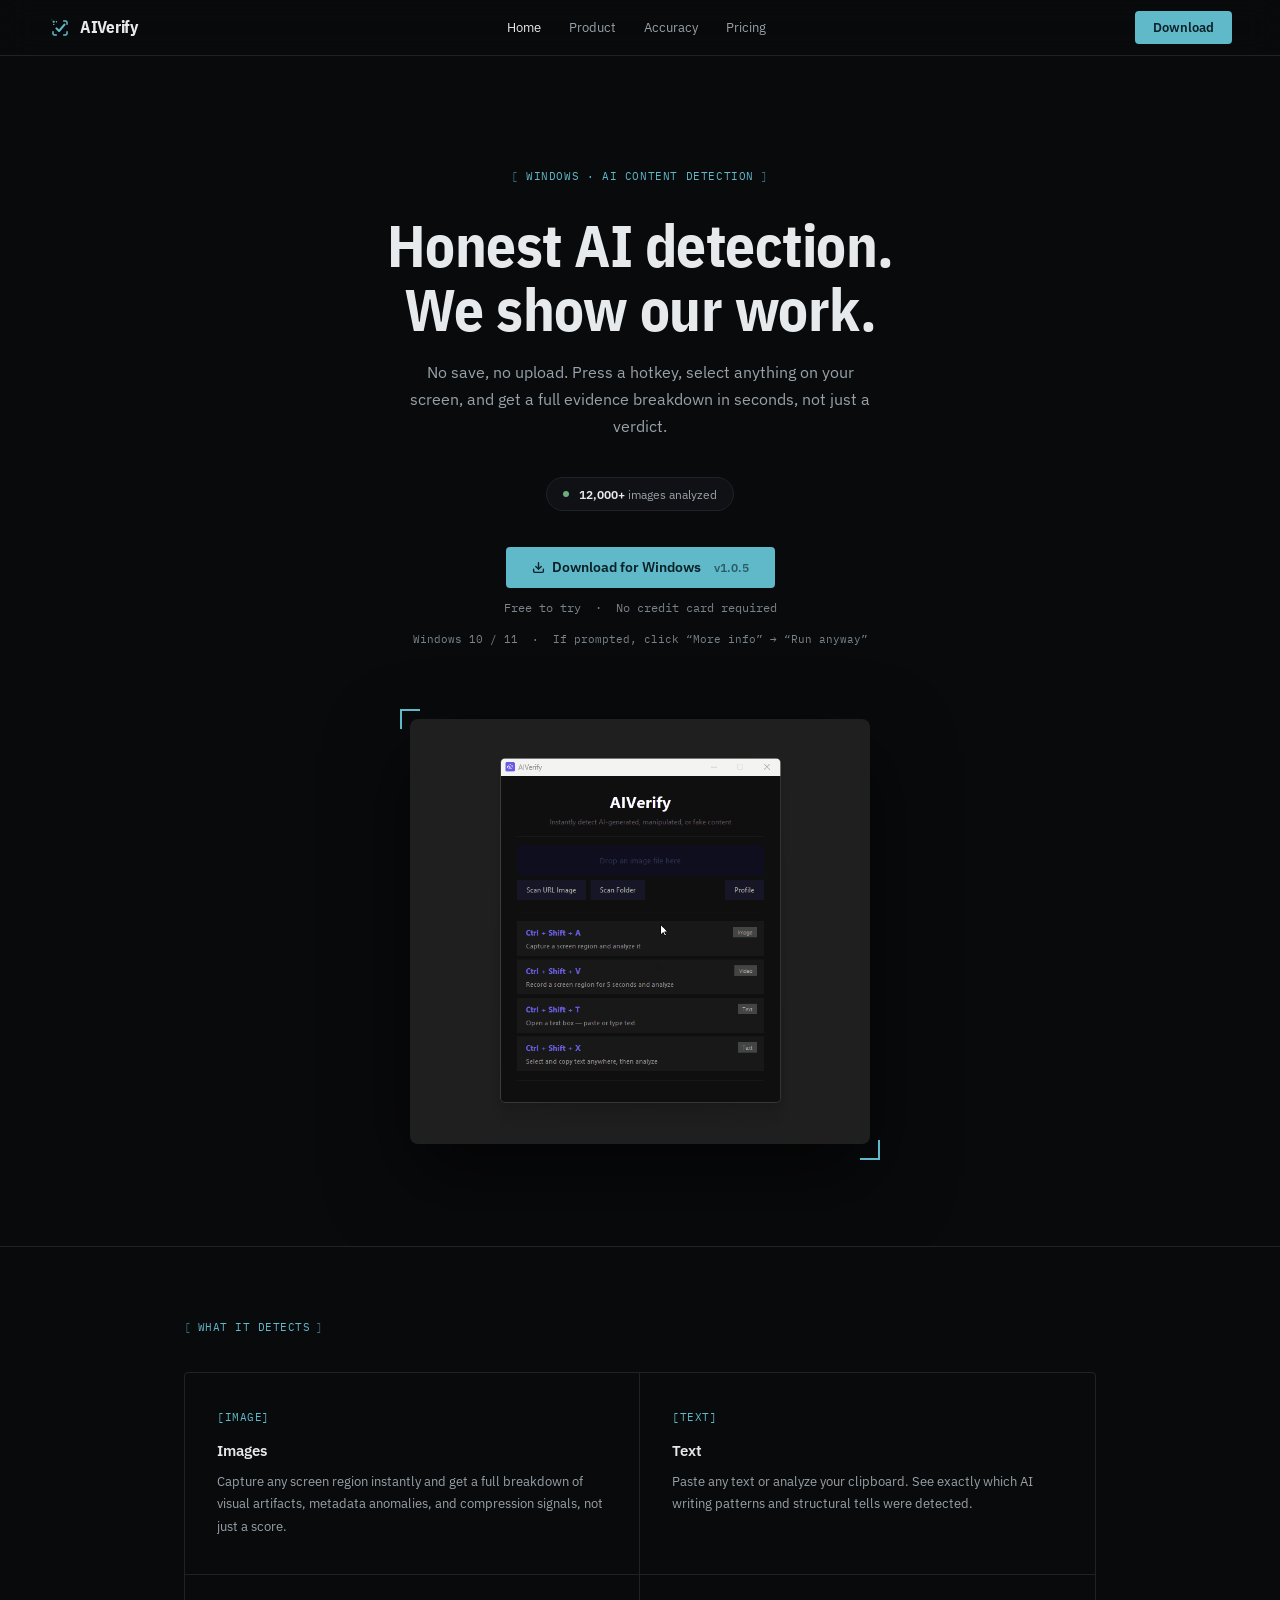
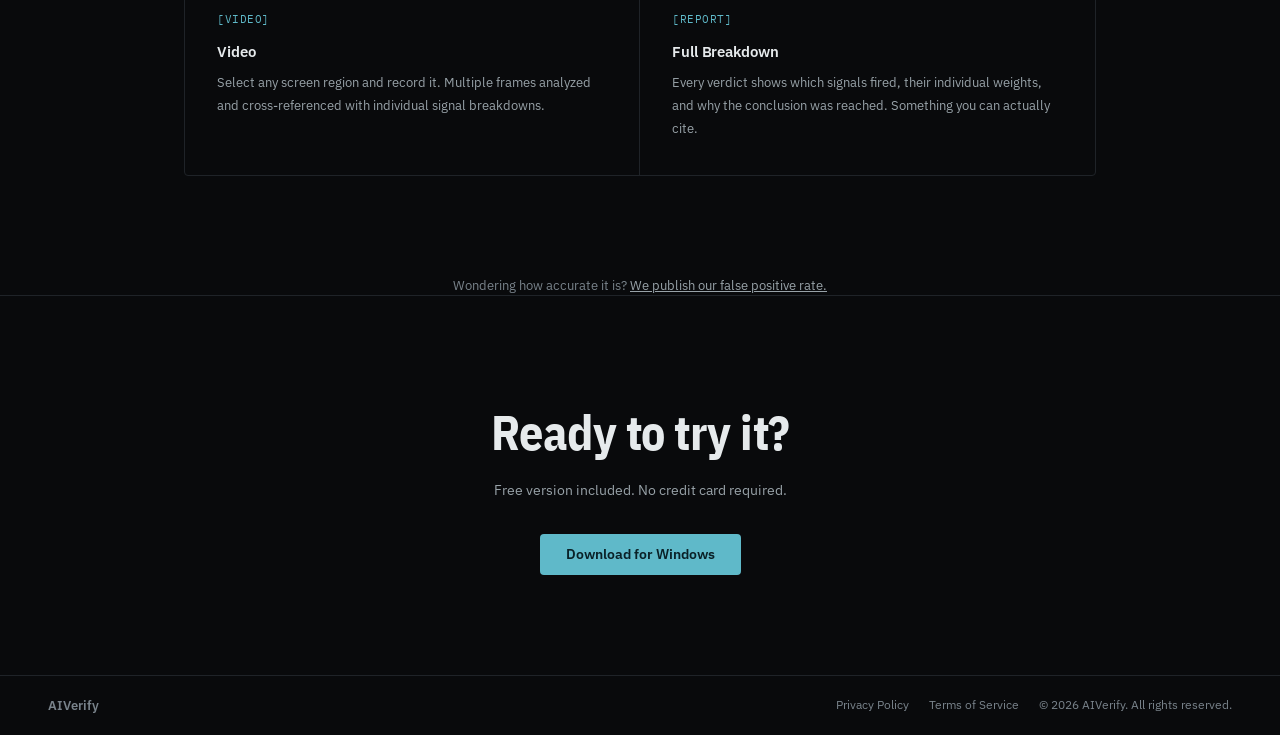
<file: index.html>
<!DOCTYPE html>
<html lang="en">
<head>
  <meta charset="UTF-8">
  <meta name="viewport" content="width=device-width, initial-scale=1.0">
  <title>AIVerify &middot; AI Content Detection</title>
  <meta name="description" content="Instantly detect AI-generated, manipulated, or fake images, text, and video, straight from your screen.">
  <link rel="icon" type="image/svg+xml" href="logo.svg">
  <link rel="icon" type="image/png" sizes="256x256" href="logo.png">
  <link rel="apple-touch-icon" href="logo.png">
  <link rel="preconnect" href="https://fonts.googleapis.com">
  <link rel="preconnect" href="https://fonts.gstatic.com" crossorigin>
  <link href="https://fonts.googleapis.com/css2?family=IBM+Plex+Mono:wght@400;500;600&family=IBM+Plex+Sans+Condensed:wght@600;700&family=IBM+Plex+Sans:wght@400;500;600;700&display=swap" rel="stylesheet">
  <link rel="stylesheet" href="theme.css">
  <style>
    *, *::before, *::after { margin: 0; padding: 0; box-sizing: border-box; }

    :root {
      --font:    'IBM Plex Sans', -apple-system, BlinkMacSystemFont, sans-serif;
      --display: 'IBM Plex Sans Condensed', 'IBM Plex Sans', sans-serif;
      --mono:    'IBM Plex Mono', ui-monospace, 'Cascadia Code', monospace;
    }

    html { scroll-behavior: smooth; }

    body {
      font-family: var(--font);
      background: var(--bg);
      color: var(--text);
      line-height: 1.5;
      -webkit-font-smoothing: antialiased;
    }

    nav {
      position: sticky;
      top: 0;
      z-index: 100;
      display: flex;
      align-items: center;
      justify-content: space-between;
      padding: 0 48px;
      height: 56px;
      border-bottom: 1px solid var(--border);
      background: var(--nav-backdrop);
      backdrop-filter: blur(16px);
      -webkit-backdrop-filter: blur(16px);
    }

    .logo { display: flex; align-items: center; gap: 8px; text-decoration: none; }
    .logo img { height: 24px; width: auto; }
    .logo span { font-family: var(--display); font-size: 1.05rem; font-weight: 700; letter-spacing: -0.3px; color: var(--text); }

    .nav-toggle { display: none; }
    .nav-burger { display: none; }

    .nav-actions { display: flex; align-items: center; gap: 16px; }

    .nav-links {
      display: flex;
      align-items: center;
      gap: 28px;
    }

    .nav-links a {
      font-size: 0.82rem;
      color: var(--text-muted);
      text-decoration: none;
      transition: color 0.12s;
    }
    .nav-links a:hover, .nav-links a.active { color: var(--text); }

    .btn {
      display: inline-flex;
      align-items: center;
      gap: 7px;
      text-decoration: none;
      padding: 7px 18px;
      border-radius: 4px;
      font-size: 0.82rem;
      font-weight: 600;
      transition: opacity 0.12s;
      white-space: nowrap;
    }
    .btn-primary { background: var(--accent); color: var(--on-accent); }
    .btn-primary:hover { background: var(--accent-hover); }
    .btn-lg { padding: 10px 26px; font-size: 0.88rem; }

    .hero {
      position: relative;
      padding: 112px 48px 96px;
      text-align: center;
      overflow: hidden;
    }

    .hero-inner { position: relative; z-index: 1; max-width: 620px; margin: 0 auto; }

    @keyframes rise-in {
      from { opacity: 0; transform: translateY(14px); }
      to   { opacity: 1; transform: none; }
    }
    .hero-inner > * { animation: rise-in 0.6s ease both; }
    .hero-inner > *:nth-child(1) { animation-delay: 0s; }
    .hero-inner > *:nth-child(2) { animation-delay: .05s; }
    .hero-inner > *:nth-child(3) { animation-delay: .1s; }
    .hero-inner > *:nth-child(4) { animation-delay: .15s; }
    .hero-inner > *:nth-child(5) { animation-delay: .2s; }
    .hero-inner > *:nth-child(6) { animation-delay: .25s; }
    .hero-inner > *:nth-child(7) { animation-delay: .3s; }
    @media (prefers-reduced-motion: reduce) {
      .hero-inner > * { animation: none; }
    }

    .hero-eyebrow {
      font-family: var(--mono);
      font-size: 0.7rem;
      color: var(--accent);
      letter-spacing: 0.6px;
      text-transform: uppercase;
      margin-bottom: 28px;
    }
    .hero-eyebrow::before { content: '['; margin-right: 7px; opacity: .55; }
    .hero-eyebrow::after  { content: ']'; margin-left: 7px; opacity: .55; }

    h1 {
      font-family: var(--display);
      font-size: clamp(2.6rem, 5.6vw, 3.7rem);
      font-weight: 700;
      line-height: 1.08;
      letter-spacing: -0.5px;
      color: var(--text);
      margin-bottom: 18px;
    }

    .hero-sub {
      font-size: 0.975rem;
      color: var(--text-muted);
      line-height: 1.75;
      max-width: 460px;
      margin: 0 auto 36px;
    }

    .hero-actions {
      display: flex;
      flex-direction: column;
      align-items: center;
      gap: 10px;
    }

    .hero-trial-note {
      font-size: 0.78rem;
      color: var(--text-faint);
      font-family: var(--mono);
    }

    .hero-meta {
      margin-top: 14px;
      font-family: var(--mono);
      font-size: 0.68rem;
      color: var(--text-faint);
      opacity: .7;
    }

    /* Scan counter */
    .scan-counter {
      display: inline-flex;
      align-items: center;
      gap: 10px;
      background: var(--surface);
      border: 1px solid var(--border);
      border-radius: 100px;
      padding: 7px 16px;
      margin-bottom: 36px;
      font-size: 0.78rem;
      color: var(--text-muted);
    }
    .scan-counter strong { color: var(--text); font-weight: 600; }
    .scan-counter .pulse {
      width: 6px; height: 6px; border-radius: 50%;
      background: var(--verdict-human);
      flex-shrink: 0;
      animation: pulse 2s ease-in-out infinite;
    }
    @keyframes pulse {
      0%, 100% { opacity: 1; }
      50% { opacity: 0.3; }
    }
    @media (prefers-reduced-motion: reduce) {
      .scan-counter .pulse { animation: none; }
    }

    /* Bracket frame: signature corner marks */
    .bracket-frame { position: relative; }
    .bracket-frame::before,
    .bracket-frame::after {
      content: '';
      position: absolute;
      width: 20px;
      height: 20px;
      pointer-events: none;
      z-index: 2;
    }
    .bracket-frame::before {
      top: -10px; left: -10px;
      border-top: 2px solid var(--accent);
      border-left: 2px solid var(--accent);
    }
    .bracket-frame::after {
      bottom: -10px; right: -10px;
      border-bottom: 2px solid var(--accent);
      border-right: 2px solid var(--accent);
    }

    /* App mockup */
    .app-mockup-wrap {
      margin-top: 72px;
      position: relative;
      z-index: 1;
      max-width: 460px;
      margin-left: auto;
      margin-right: auto;
    }

    .app-mockup {
      background: var(--surface);
      border: 1px solid var(--border);
      border-radius: 8px;
      overflow: hidden;
      box-shadow: var(--shadow-lg);
      text-align: left;
    }

    .mockup-titlebar {
      background: var(--bg);
      border-bottom: 1px solid var(--border);
      padding: 10px 16px;
      display: flex;
      align-items: center;
      gap: 6px;
    }
    .mockup-dot { width: 10px; height: 10px; border-radius: 50%; }
    .mockup-dot.r { background: var(--chrome-close); }
    .mockup-dot.y { background: var(--chrome-minimize); }
    .mockup-dot.g { background: var(--chrome-zoom); }
    .mockup-title { margin-left: 8px; font-size: 0.75rem; color: var(--text-faint); font-family: var(--mono); }

    .mockup-body { padding: 20px 22px 22px; }

    .mockup-confidence { font-size: 0.72rem; color: var(--text-faint); margin-left: auto; }

    .mockup-scores { margin-bottom: 16px; }

    .mockup-score-row {
      display: flex;
      align-items: center;
      gap: 10px;
      margin-bottom: 9px;
    }

    .mockup-score-label {
      font-size: 0.72rem;
      color: var(--text-faint);
      width: 110px;
      flex-shrink: 0;
      font-family: var(--mono);
    }

    .mockup-bar-track {
      flex: 1;
      height: 4px;
      background: var(--border);
      border-radius: 2px;
      overflow: hidden;
    }

    .mockup-bar-fill { height: 100%; border-radius: 2px; }
    .mockup-bar-fill.high { background: var(--verdict-ai); }
    .mockup-bar-fill.mid  { background: var(--verdict-uncertain); }
    .mockup-bar-fill.low  { background: var(--verdict-human); }

    .mockup-score-val {
      font-size: 0.72rem;
      color: var(--text-muted);
      width: 28px;
      text-align: right;
      font-family: var(--mono);
      flex-shrink: 0;
    }

    .mockup-divider { border: none; border-top: 1px solid var(--border); margin: 14px 0; }

    .mockup-issues-label {
      font-size: 0.68rem;
      color: var(--text-faint);
      text-transform: uppercase;
      letter-spacing: 0.8px;
      font-family: var(--mono);
      margin-bottom: 10px;
    }

    .mockup-issue {
      display: flex;
      align-items: flex-start;
      gap: 8px;
      margin-bottom: 7px;
      font-size: 0.75rem;
      color: var(--text-muted);
      line-height: 1.5;
    }

    .mockup-issue-dot {
      width: 5px; height: 5px; border-radius: 50%;
      background: var(--verdict-ai); flex-shrink: 0; margin-top: 5px; opacity: 0.7;
    }

    .features-wrap { border-top: 1px solid var(--border); border-bottom: 1px solid var(--border); }
    .features-inner { max-width: 960px; margin: 0 auto; padding: 72px 24px; }

    .section-label {
      font-family: var(--mono);
      font-size: 0.7rem;
      color: var(--accent);
      text-transform: uppercase;
      letter-spacing: 0.5px;
      margin-bottom: 36px;
    }
    .section-label::before { content: '['; margin-right: 6px; opacity: .55; }
    .section-label::after  { content: ']'; margin-left: 6px; opacity: .55; }

    .grid {
      display: grid;
      grid-template-columns: repeat(2, 1fr);
      border: 1px solid var(--border);
      border-radius: 4px;
      overflow: hidden;
    }

    .cell { padding: 36px 32px; border-right: 1px solid var(--border); border-bottom: 1px solid var(--border); transition: background 0.15s; }
    .cell:hover { background: var(--surface); }
    .cell:nth-child(2n)            { border-right: none; }
    .cell:nth-child(3), .cell:nth-child(4) { border-bottom: none; }

    .cell-tag { font-family: var(--mono); font-size: 0.68rem; color: var(--accent); letter-spacing: 0.5px; margin-bottom: 14px; }
    .cell h3  { font-size: 0.92rem; font-weight: 600; color: var(--text); letter-spacing: -0.1px; margin-bottom: 8px; }
    .cell p   { font-size: 0.835rem; color: var(--text-muted); line-height: 1.7; }

    .cta-wrap { text-align: center; padding: 100px 24px; }
    .cta-wrap h2 { font-family: var(--display); font-size: clamp(2rem, 4.5vw, 3rem); font-weight: 700; letter-spacing: -0.5px; color: var(--text); margin-bottom: 12px; }
    .cta-wrap p  { font-size: 0.88rem; color: var(--text-muted); margin-bottom: 32px; }

    footer {
      border-top: 1px solid var(--border);
      display: flex;
      align-items: center;
      justify-content: space-between;
      padding: 20px 48px;
    }
    .footer-left { font-size: 0.8rem; font-weight: 600; color: var(--text-faint); }
    .footer-right {
      display: flex;
      align-items: center;
      gap: 20px;
      font-size: 0.75rem;
      color: var(--text-faint);
    }
    .footer-right a { color: var(--text-faint); text-decoration: none; }
    .footer-right a:hover { color: var(--text-muted); }

    @media (max-width: 680px) {
      nav { padding: 0 20px; }

      .nav-burger {
        display: flex;
        flex-direction: column;
        justify-content: center;
        gap: 5px;
        width: 28px;
        height: 28px;
        cursor: pointer;
      }
      .nav-burger span { display: block; width: 18px; height: 1.5px; background: var(--text); }

      .nav-links {
        position: fixed;
        top: 56px; left: 0; right: 0;
        flex-direction: column;
        align-items: stretch;
        gap: 0;
        max-height: 0;
        overflow: hidden;
        background: var(--bg);
        border-bottom: 1px solid var(--border);
        transition: max-height 0.22s ease;
      }
      .nav-toggle:checked ~ .nav-links { max-height: 260px; }
      .nav-links a { padding: 14px 20px; border-bottom: 1px solid var(--border); }

      .hero { padding: 88px 20px 72px; }
      .grid { grid-template-columns: 1fr; }
      .cell { border-right: none; }
      .cell:nth-child(3) { border-bottom: 1px solid var(--border); }
      .cell:nth-child(4) { border-bottom: none; }
      footer { padding: 20px; flex-direction: column; gap: 10px; text-align: center; }
      .footer-right { flex-direction: column; gap: 6px; }
    }
  </style>
</head>
<body>

<nav>
  <a href="index.html" class="logo"><img src="logo-mark-cyan.svg" alt="AIVerify"><span>AIVerify</span></a>
  <input type="checkbox" id="nav-toggle" class="nav-toggle">
  <div class="nav-links">
    <a href="index.html" class="active">Home</a>
    <a href="product.html">Product</a>
    <a href="accuracy.html">Accuracy</a>
    <a href="pricing.html">Pricing</a>
  </div>
  <div class="nav-actions">
    <a href="https://github.com/AIVerify1/aiverify-releases/releases/download/v1.0.5/AIVerify_Setup_1.0.5.exe" class="btn btn-primary">Download</a>
    <label for="nav-toggle" class="nav-burger" aria-label="Menu"><span></span><span></span><span></span></label>
  </div>
</nav>

<section class="hero">
  <div class="hero-inner">
    <div class="hero-eyebrow">Windows &middot; AI Content Detection</div>

    <h1>Honest AI detection.<br>We show our work.</h1>
    <p class="hero-sub">No save, no upload. Press a hotkey, select anything on your screen, and get a full evidence breakdown in seconds, not just a verdict.</p>

    <div class="scan-counter">
      <span class="pulse"></span>
      <span><strong>12,000+</strong> images analyzed</span>
    </div>

    <div class="hero-actions">
      <a href="https://github.com/AIVerify1/aiverify-releases/releases/download/v1.0.5/AIVerify_Setup_1.0.5.exe" class="btn btn-primary btn-lg">
        <svg width="13" height="13" viewBox="0 0 24 24" fill="none" stroke="currentColor" stroke-width="2.5" stroke-linecap="round" stroke-linejoin="round">
          <path d="M21 15v4a2 2 0 01-2 2H5a2 2 0 01-2-2v-4"/>
          <polyline points="7 10 12 15 17 10"/>
          <line x1="12" y1="15" x2="12" y2="3"/>
        </svg>
        Download for Windows &nbsp;<span style="opacity:.6;font-size:.85em">v1.0.5</span>
      </a>
      <span class="hero-trial-note">Free to try &nbsp;&middot;&nbsp; No credit card required</span>
    </div>

    <p class="hero-meta">Windows 10 / 11 &nbsp;&middot;&nbsp; If prompted, click &ldquo;More info&rdquo; &rarr; &ldquo;Run anyway&rdquo;</p>

    <div class="app-mockup-wrap bracket-frame">
      <img src="demo.gif" alt="AIVerify detecting AI-generated content" style="width:100%;border-radius:8px;box-shadow:var(--shadow-lg);">
    </div>
  </div>
</section>

<div class="features-wrap">
  <div class="features-inner">
    <div class="section-label">What it detects</div>
    <div class="grid">
      <div class="cell">
        <div class="cell-tag">[IMAGE]</div>
        <h3>Images</h3>
        <p>Capture any screen region instantly and get a full breakdown of visual artifacts, metadata anomalies, and compression signals, not just a score.</p>
      </div>
      <div class="cell">
        <div class="cell-tag">[TEXT]</div>
        <h3>Text</h3>
        <p>Paste any text or analyze your clipboard. See exactly which AI writing patterns and structural tells were detected.</p>
      </div>
      <div class="cell">
        <div class="cell-tag">[VIDEO]</div>
        <h3>Video</h3>
        <p>Select any screen region and record it. Multiple frames analyzed and cross-referenced with individual signal breakdowns.</p>
      </div>
      <div class="cell">
        <div class="cell-tag">[REPORT]</div>
        <h3>Full Breakdown</h3>
        <p>Every verdict shows which signals fired, their individual weights, and why the conclusion was reached. Something you can actually cite.</p>
      </div>
    </div>
  </div>
    <p style="text-align:center;margin-top:28px;font-size:0.8rem;color:var(--text-faint);">Wondering how accurate it is? <a href="accuracy.html" style="color:var(--text-muted);text-decoration:underline;">We publish our false positive rate.</a></p>
  </div>
</div>

<section class="cta-wrap">
  <h2>Ready to try it?</h2>
  <p>Free version included. No credit card required.</p>
  <a href="https://github.com/AIVerify1/aiverify-releases/releases/download/v1.0.5/AIVerify_Setup_1.0.5.exe" class="btn btn-primary btn-lg">Download for Windows</a>
</section>

<footer>
  <span class="footer-left">AIVerify</span>
  <div class="footer-right">
    <a href="privacy.html">Privacy Policy</a>
    <a href="terms.html">Terms of Service</a>
    <span>&copy; 2026 AIVerify. All rights reserved.</span>
  </div>
</footer>

</body>
</html>
</file>
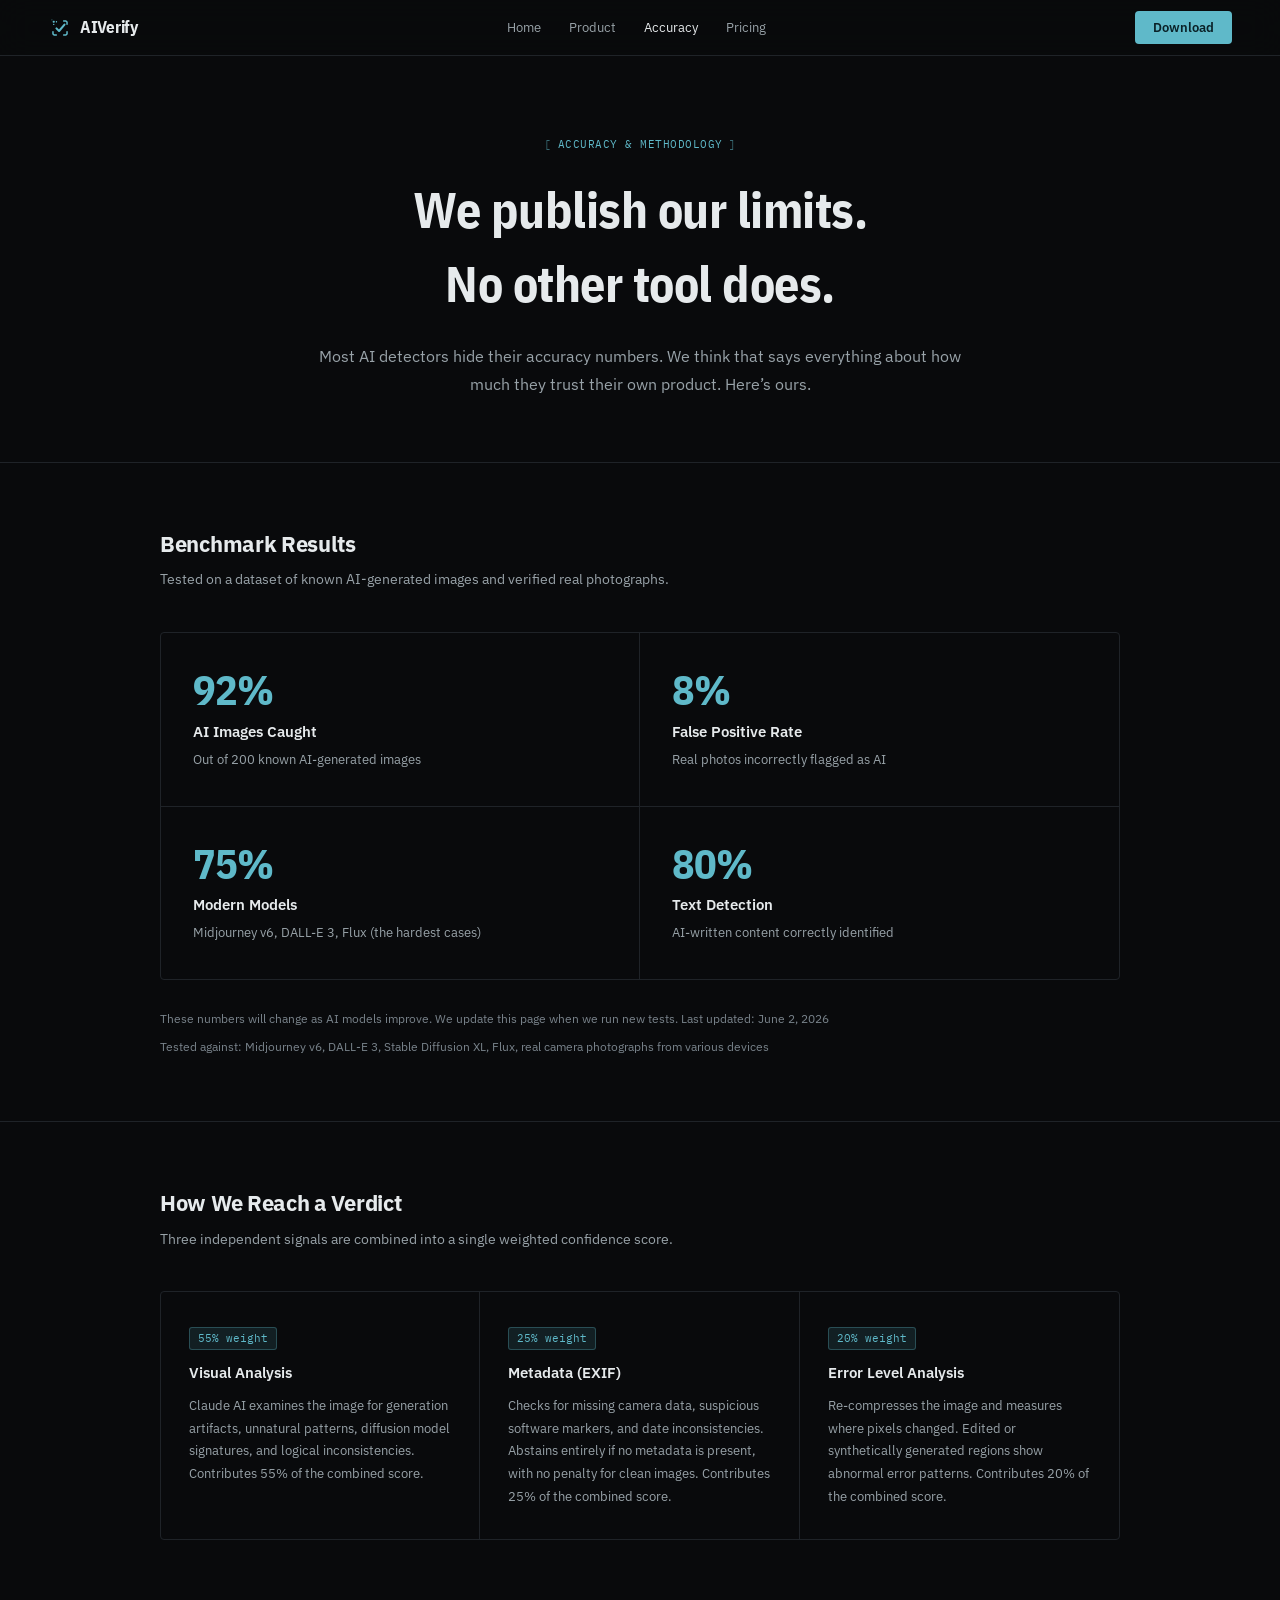
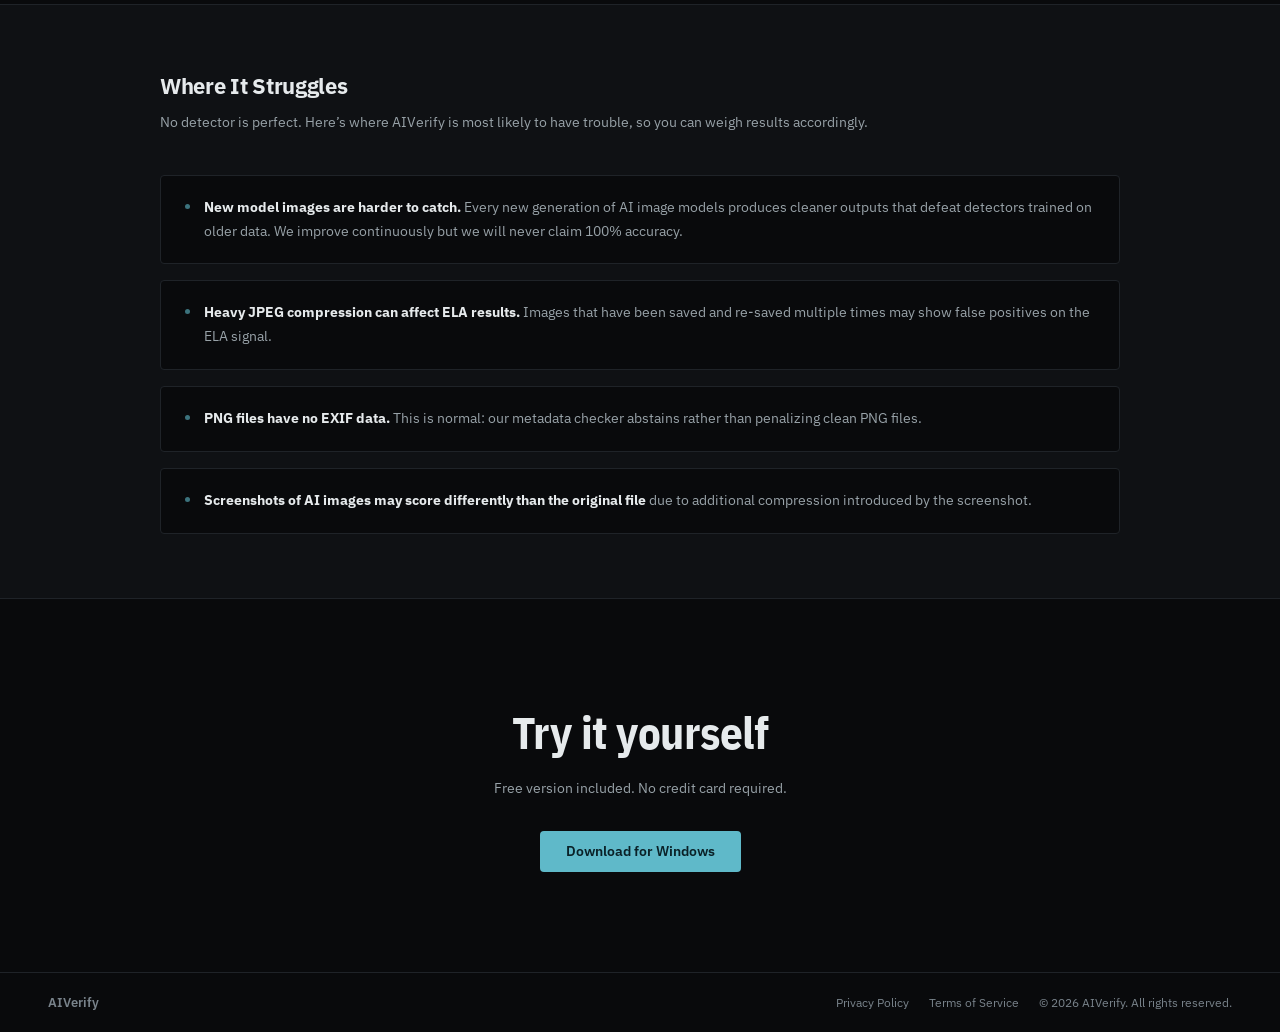
<file: accuracy.html>
<!DOCTYPE html>
<html lang="en">
<head>
  <meta charset="UTF-8">
  <meta name="viewport" content="width=device-width, initial-scale=1.0">
  <title>AIVerify &middot; Accuracy &amp; Methodology</title>
  <meta name="description" content="See exactly how accurate AIVerify is. We publish our false positive rate because you deserve to know what you're working with.">
  <link rel="icon" type="image/svg+xml" href="logo.svg">
  <link rel="icon" type="image/png" sizes="256x256" href="logo.png">
  <link rel="apple-touch-icon" href="logo.png">
  <link rel="preconnect" href="https://fonts.googleapis.com">
  <link rel="preconnect" href="https://fonts.gstatic.com" crossorigin>
  <link href="https://fonts.googleapis.com/css2?family=IBM+Plex+Mono:wght@400;500;600&family=IBM+Plex+Sans+Condensed:wght@600;700&family=IBM+Plex+Sans:wght@400;500;600;700&display=swap" rel="stylesheet">
  <link rel="stylesheet" href="theme.css">
  <style>
    *, *::before, *::after { margin: 0; padding: 0; box-sizing: border-box; }

    :root {
      --font:    'IBM Plex Sans', -apple-system, BlinkMacSystemFont, sans-serif;
      --display: 'IBM Plex Sans Condensed', 'IBM Plex Sans', sans-serif;
      --mono:    'IBM Plex Mono', ui-monospace, 'Cascadia Code', monospace;
    }

    html { scroll-behavior: smooth; }

    body {
      font-family: var(--font);
      background: var(--bg);
      color: var(--text);
      line-height: 1.5;
      -webkit-font-smoothing: antialiased;
    }

    nav {
      position: sticky;
      top: 0;
      z-index: 100;
      display: flex;
      align-items: center;
      justify-content: space-between;
      padding: 0 48px;
      height: 56px;
      border-bottom: 1px solid var(--border);
      background: var(--nav-backdrop);
      backdrop-filter: blur(16px);
      -webkit-backdrop-filter: blur(16px);
    }

    .logo { display: flex; align-items: center; gap: 8px; text-decoration: none; }
    .logo img { height: 24px; width: auto; }
    .logo span { font-family: var(--display); font-size: 1.05rem; font-weight: 700; letter-spacing: -0.3px; color: var(--text); }

    .nav-toggle { display: none; }
    .nav-burger { display: none; }
    .nav-actions { display: flex; align-items: center; gap: 16px; }

    .nav-links { display: flex; align-items: center; gap: 28px; }
    .nav-links a { font-size: 0.82rem; color: var(--text-muted); text-decoration: none; transition: color 0.12s; }
    .nav-links a:hover, .nav-links a.active { color: var(--text); }

    .btn {
      display: inline-flex; align-items: center; gap: 7px;
      text-decoration: none; padding: 7px 18px; border-radius: 4px;
      font-size: 0.82rem; font-weight: 600; transition: opacity 0.12s; white-space: nowrap;
    }
    .btn-primary { background: var(--accent); color: var(--on-accent); }
    .btn-primary:hover { background: var(--accent-hover); }
    .btn-lg { padding: 10px 26px; font-size: 0.88rem; }

    /* Page hero */
    .page-header {
      padding: 80px 48px 64px;
      max-width: 760px;
      margin: 0 auto;
      text-align: center;
    }

    .section-label {
      font-family: var(--mono);
      font-size: 0.7rem;
      color: var(--accent);
      text-transform: uppercase;
      letter-spacing: 0.5px;
      margin-bottom: 20px;
    }
    .section-label::before { content: '['; margin-right: 6px; opacity: .55; }
    .section-label::after  { content: ']'; margin-left: 6px; opacity: .55; }

    .page-header h1 {
      font-family: var(--display);
      font-size: clamp(2.1rem, 4.4vw, 3.1rem);
      font-weight: 700;
      letter-spacing: -0.5px;
      color: var(--text);
      margin-bottom: 20px;
    }

    .page-header p {
      font-size: 1rem;
      color: var(--text-muted);
      line-height: 1.75;
    }

    /* Sections */
    .section {
      border-top: 1px solid var(--border);
      padding: 64px 48px;
    }

    .section-inner {
      max-width: 960px;
      margin: 0 auto;
    }

    .section h2 {
      font-size: 1.4rem;
      font-weight: 700;
      letter-spacing: -0.3px;
      color: var(--text);
      margin-bottom: 8px;
    }

    .section-sub {
      font-size: 0.88rem;
      color: var(--text-muted);
      margin-bottom: 40px;
      line-height: 1.7;
    }

    /* Metric cards: 2x2 grid */
    .metric-grid {
      display: grid;
      grid-template-columns: repeat(2, 1fr);
      border: 1px solid var(--border);
      border-radius: 4px;
      overflow: hidden;
      margin-bottom: 28px;
    }

    .metric-card {
      padding: 36px 32px;
      border-right: 1px solid var(--border);
      border-bottom: 1px solid var(--border);
    }
    .metric-card:nth-child(2n)   { border-right: none; }
    .metric-card:nth-child(3),
    .metric-card:nth-child(4)    { border-bottom: none; }

    .metric-num {
      font-family: var(--display);
      font-size: 2.6rem;
      font-weight: 700;
      color: var(--accent);
      letter-spacing: -1px;
      line-height: 1;
      margin-bottom: 10px;
    }

    .metric-label {
      font-size: 0.92rem;
      font-weight: 600;
      color: var(--text);
      margin-bottom: 6px;
    }

    .metric-desc {
      font-size: 0.82rem;
      color: var(--text-muted);
      line-height: 1.6;
    }

    .metric-note {
      font-size: 0.78rem;
      color: var(--text-faint);
      line-height: 1.7;
    }

    /* Method cards: 3 column */
    .method-grid {
      display: grid;
      grid-template-columns: repeat(3, 1fr);
      border: 1px solid var(--border);
      border-radius: 4px;
      overflow: hidden;
    }

    .method-card {
      padding: 32px 28px;
      border-right: 1px solid var(--border);
    }
    .method-card:last-child { border-right: none; }

    .method-card h3 {
      font-size: 0.92rem;
      font-weight: 600;
      color: var(--text);
      margin-bottom: 10px;
    }

    .method-card p {
      font-size: 0.835rem;
      color: var(--text-muted);
      line-height: 1.7;
    }

    .method-weight {
      display: inline-block;
      font-family: var(--mono);
      font-size: 0.68rem;
      color: var(--accent);
      background: var(--accent-tint);
      border: 1px solid var(--accent-border);
      border-radius: 3px;
      padding: 2px 8px;
      margin-bottom: 12px;
    }

    /* Limitations section */
    .section.limitations {
      background: var(--surface);
    }

    .limitations-list {
      list-style: none;
      display: flex;
      flex-direction: column;
      gap: 16px;
    }

    .limitations-list li {
      display: flex;
      gap: 14px;
      font-size: 0.875rem;
      color: var(--text-muted);
      line-height: 1.7;
      padding: 20px 24px;
      background: var(--bg);
      border: 1px solid var(--border);
      border-radius: 4px;
    }

    .limit-bullet {
      width: 5px;
      height: 5px;
      border-radius: 50%;
      background: var(--accent);
      opacity: 0.6;
      flex-shrink: 0;
      margin-top: 8px;
    }

    /* CTA */
    .cta-wrap {
      text-align: center;
      padding: 100px 24px;
      border-top: 1px solid var(--border);
    }

    .cta-wrap h2 {
      font-family: var(--display);
      font-size: clamp(2rem, 4vw, 2.8rem);
      font-weight: 700;
      letter-spacing: -0.5px;
      color: var(--text);
      margin-bottom: 12px;
    }

    .cta-wrap p {
      font-size: 0.88rem;
      color: var(--text-muted);
      margin-bottom: 32px;
    }

    footer {
      border-top: 1px solid var(--border);
      display: flex;
      align-items: center;
      justify-content: space-between;
      padding: 20px 48px;
    }

    .footer-left { font-size: 0.8rem; font-weight: 600; color: var(--text-faint); }
    .footer-right {
      display: flex;
      align-items: center;
      gap: 20px;
      font-size: 0.75rem;
      color: var(--text-faint);
    }
    .footer-right a { color: var(--text-faint); text-decoration: none; }
    .footer-right a:hover { color: var(--text-muted); }

    @media (max-width: 680px) {
      nav { padding: 0 20px; }

      .nav-burger {
        display: flex;
        flex-direction: column;
        justify-content: center;
        gap: 5px;
        width: 28px;
        height: 28px;
        cursor: pointer;
      }
      .nav-burger span { display: block; width: 18px; height: 1.5px; background: var(--text); }

      .nav-links {
        position: fixed;
        top: 56px; left: 0; right: 0;
        flex-direction: column;
        align-items: stretch;
        gap: 0;
        max-height: 0;
        overflow: hidden;
        background: var(--bg);
        border-bottom: 1px solid var(--border);
        transition: max-height 0.22s ease;
      }
      .nav-toggle:checked ~ .nav-links { max-height: 260px; }
      .nav-links a { padding: 14px 20px; border-bottom: 1px solid var(--border); }

      .page-header { padding: 60px 20px 48px; }
      .section { padding: 48px 20px; }
      .metric-grid { grid-template-columns: 1fr; }
      .metric-card { border-right: none; }
      .metric-card:nth-child(3) { border-bottom: 1px solid var(--border); }
      .method-grid { grid-template-columns: 1fr; }
      .method-card { border-right: none; border-bottom: 1px solid var(--border); }
      .method-card:last-child { border-bottom: none; }
      footer { padding: 20px; flex-direction: column; gap: 10px; text-align: center; }
      .footer-right { flex-direction: column; gap: 6px; }
    }
  </style>
</head>
<body>

<nav>
  <a href="index.html" class="logo"><img src="logo-mark-cyan.svg" alt="AIVerify"><span>AIVerify</span></a>
  <input type="checkbox" id="nav-toggle" class="nav-toggle">
  <div class="nav-links">
    <a href="index.html">Home</a>
    <a href="product.html">Product</a>
    <a href="accuracy.html" class="active">Accuracy</a>
    <a href="pricing.html">Pricing</a>
  </div>
  <div class="nav-actions">
    <a href="https://github.com/AIVerify1/aiverify-releases/releases/download/v1.0.5/AIVerify_Setup_1.0.5.exe" class="btn btn-primary">Download</a>
    <label for="nav-toggle" class="nav-burger" aria-label="Menu"><span></span><span></span><span></span></label>
  </div>
</nav>

<div class="page-header">
  <div class="section-label">Accuracy &amp; Methodology</div>
  <h1>We publish our limits.<br>No other tool does.</h1>
  <p>Most AI detectors hide their accuracy numbers. We think that says everything about how much they trust their own product. Here&rsquo;s ours.</p>
</div>

<!-- Section 1: Benchmark Results -->
<div class="section">
  <div class="section-inner">
    <h2>Benchmark Results</h2>
    <p class="section-sub">Tested on a dataset of known AI-generated images and verified real photographs.</p>

    <div class="metric-grid">
      <div class="metric-card">
        <div class="metric-num">92%</div>
        <div class="metric-label">AI Images Caught</div>
        <div class="metric-desc">Out of 200 known AI-generated images</div>
      </div>
      <div class="metric-card">
        <div class="metric-num">8%</div>
        <div class="metric-label">False Positive Rate</div>
        <div class="metric-desc">Real photos incorrectly flagged as AI</div>
      </div>
      <div class="metric-card">
        <div class="metric-num">75%</div>
        <div class="metric-label">Modern Models</div>
        <div class="metric-desc">Midjourney v6, DALL-E 3, Flux (the hardest cases)</div>
      </div>
      <div class="metric-card">
        <div class="metric-num">80%</div>
        <div class="metric-label">Text Detection</div>
        <div class="metric-desc">AI-written content correctly identified</div>
      </div>
    </div>

    <p class="metric-note">These numbers will change as AI models improve. We update this page when we run new tests. Last updated: June 2, 2026</p>
    <p class="metric-note" style="margin-top:6px;">Tested against: Midjourney v6, DALL-E 3, Stable Diffusion XL, Flux, real camera photographs from various devices</p>
  </div>
</div>

<!-- Section 2: How Detection Works -->
<div class="section">
  <div class="section-inner">
    <h2>How We Reach a Verdict</h2>
    <p class="section-sub">Three independent signals are combined into a single weighted confidence score.</p>

    <div class="method-grid">
      <div class="method-card">
        <div class="method-weight">55% weight</div>
        <h3>Visual Analysis</h3>
        <p>Claude AI examines the image for generation artifacts, unnatural patterns, diffusion model signatures, and logical inconsistencies. Contributes 55% of the combined score.</p>
      </div>
      <div class="method-card">
        <div class="method-weight">25% weight</div>
        <h3>Metadata (EXIF)</h3>
        <p>Checks for missing camera data, suspicious software markers, and date inconsistencies. Abstains entirely if no metadata is present, with no penalty for clean images. Contributes 25% of the combined score.</p>
      </div>
      <div class="method-card">
        <div class="method-weight">20% weight</div>
        <h3>Error Level Analysis</h3>
        <p>Re-compresses the image and measures where pixels changed. Edited or synthetically generated regions show abnormal error patterns. Contributes 20% of the combined score.</p>
      </div>
    </div>
  </div>
</div>

<!-- Section 3: Honest Limitations -->
<div class="section limitations">
  <div class="section-inner">
    <h2>Where It Struggles</h2>
    <p class="section-sub">No detector is perfect. Here&rsquo;s where AIVerify is most likely to have trouble, so you can weigh results accordingly.</p>

    <ul class="limitations-list">
      <li>
        <span class="limit-bullet"></span>
        <span><strong style="color:var(--text);">New model images are harder to catch.</strong> Every new generation of AI image models produces cleaner outputs that defeat detectors trained on older data. We improve continuously but we will never claim 100% accuracy.</span>
      </li>
      <li>
        <span class="limit-bullet"></span>
        <span><strong style="color:var(--text);">Heavy JPEG compression can affect ELA results.</strong> Images that have been saved and re-saved multiple times may show false positives on the ELA signal.</span>
      </li>
      <li>
        <span class="limit-bullet"></span>
        <span><strong style="color:var(--text);">PNG files have no EXIF data.</strong> This is normal: our metadata checker abstains rather than penalizing clean PNG files.</span>
      </li>
      <li>
        <span class="limit-bullet"></span>
        <span><strong style="color:var(--text);">Screenshots of AI images may score differently than the original file</strong> due to additional compression introduced by the screenshot.</span>
      </li>
    </ul>
  </div>
</div>

<!-- Section 4: CTA -->
<section class="cta-wrap">
  <h2>Try it yourself</h2>
  <p>Free version included. No credit card required.</p>
  <a href="https://github.com/AIVerify1/aiverify-releases/releases/download/v1.0.5/AIVerify_Setup_1.0.5.exe" class="btn btn-primary btn-lg">Download for Windows</a>
</section>

<footer>
  <span class="footer-left">AIVerify</span>
  <div class="footer-right">
    <a href="privacy.html">Privacy Policy</a>
    <a href="terms.html">Terms of Service</a>
    <span>&copy; 2026 AIVerify. All rights reserved.</span>
  </div>
</footer>

</body>
</html>
</file>
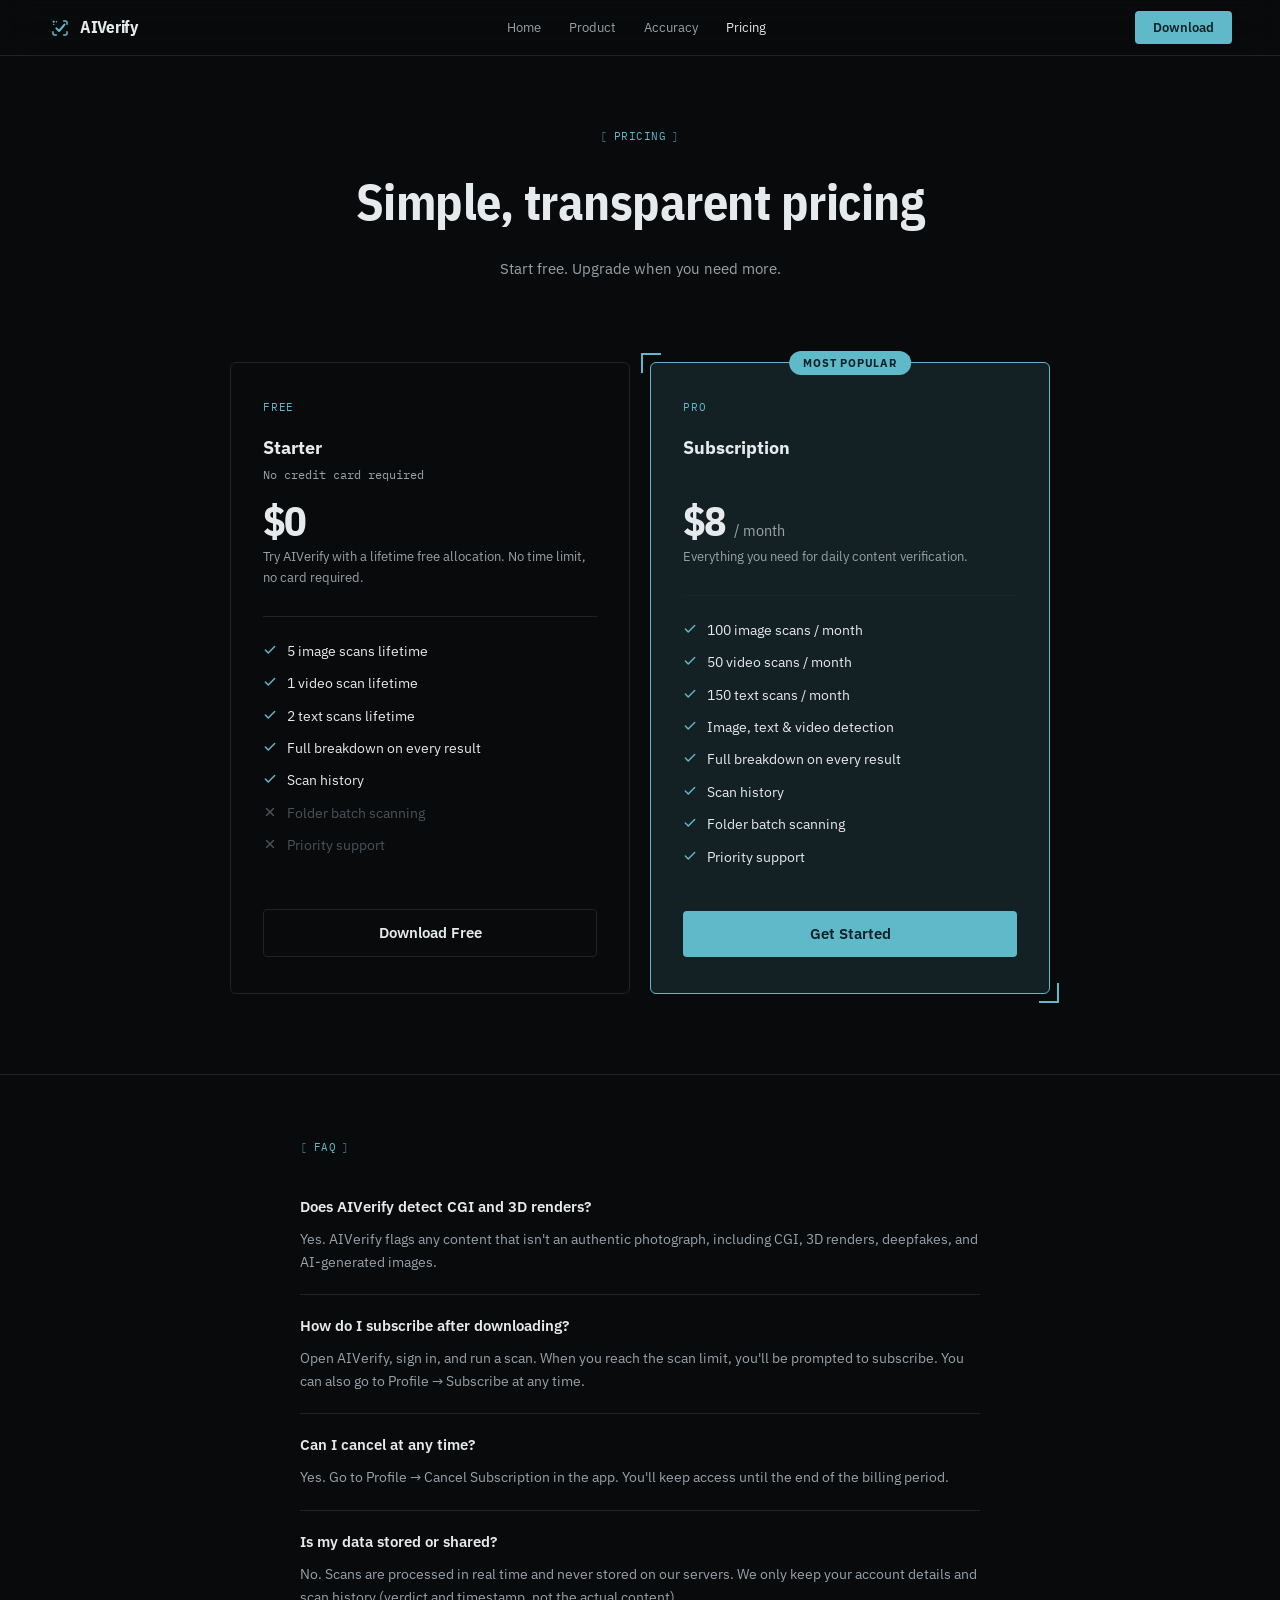
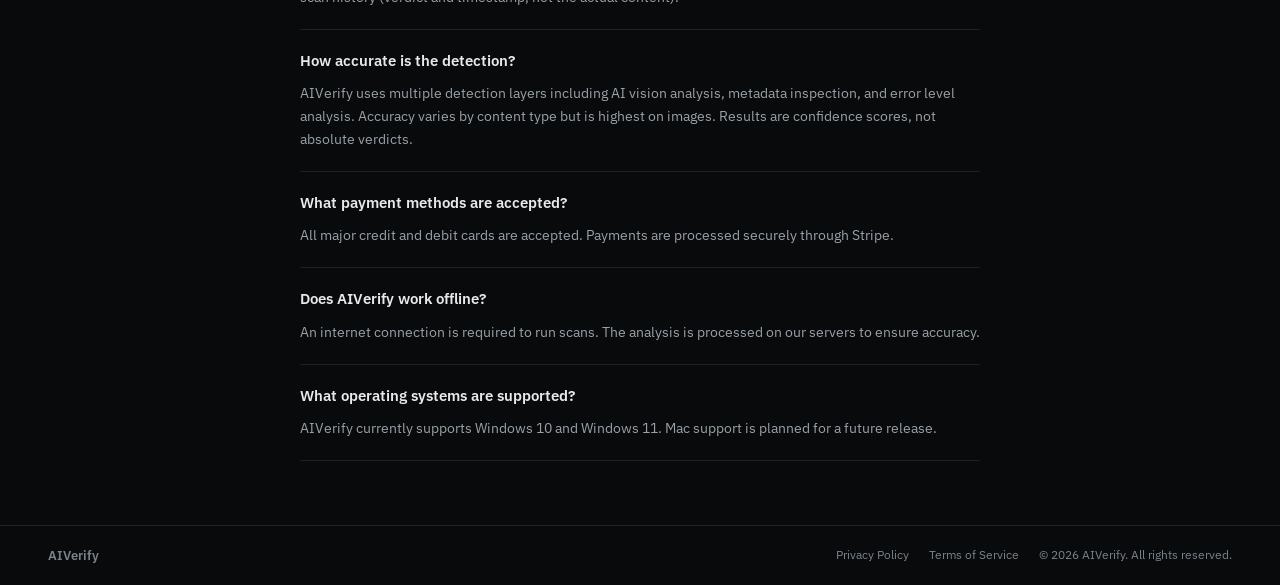
<file: pricing.html>
<!DOCTYPE html>
<html lang="en">
<head>
  <meta charset="UTF-8">
  <meta name="viewport" content="width=device-width, initial-scale=1.0">
  <title>AIVerify &middot; Pricing</title>
  <meta name="description" content="AIVerify pricing. Start free. Upgrade when you need more scans.">
  <link rel="icon" type="image/svg+xml" href="logo.svg">
  <link rel="icon" type="image/png" sizes="256x256" href="logo.png">
  <link rel="apple-touch-icon" href="logo.png">
  <link rel="preconnect" href="https://fonts.googleapis.com">
  <link rel="preconnect" href="https://fonts.gstatic.com" crossorigin>
  <link href="https://fonts.googleapis.com/css2?family=IBM+Plex+Mono:wght@400;500;600&family=IBM+Plex+Sans+Condensed:wght@600;700&family=IBM+Plex+Sans:wght@400;500;600;700&display=swap" rel="stylesheet">
  <link rel="stylesheet" href="theme.css">
  <style>
    *, *::before, *::after { margin: 0; padding: 0; box-sizing: border-box; }

    :root {
      --font:    'IBM Plex Sans', -apple-system, BlinkMacSystemFont, sans-serif;
      --display: 'IBM Plex Sans Condensed', 'IBM Plex Sans', sans-serif;
      --mono:    'IBM Plex Mono', ui-monospace, 'Cascadia Code', monospace;
    }

    html { scroll-behavior: smooth; }

    body {
      font-family: var(--font);
      background: var(--bg);
      color: var(--text);
      line-height: 1.5;
      -webkit-font-smoothing: antialiased;
    }

    nav {
      position: sticky; top: 0; z-index: 100;
      display: flex; align-items: center; justify-content: space-between;
      padding: 0 48px; height: 56px;
      border-bottom: 1px solid var(--border);
      background: var(--nav-backdrop);
      backdrop-filter: blur(16px); -webkit-backdrop-filter: blur(16px);
    }

    .logo { display: flex; align-items: center; gap: 8px; text-decoration: none; }
    .logo img { height: 24px; width: auto; }
    .logo span { font-family: var(--display); font-size: 1.05rem; font-weight: 700; letter-spacing: -0.3px; color: var(--text); }

    .nav-toggle { display: none; }
    .nav-burger { display: none; }
    .nav-actions { display: flex; align-items: center; gap: 16px; }

    .nav-links { display: flex; align-items: center; gap: 28px; }
    .nav-links a { font-size: 0.82rem; color: var(--text-muted); text-decoration: none; transition: color 0.12s; }
    .nav-links a:hover, .nav-links a.active { color: var(--text); }

    .btn {
      display: inline-flex; align-items: center; gap: 7px;
      text-decoration: none; padding: 7px 18px; border-radius: 4px;
      font-size: 0.82rem; font-weight: 600; transition: opacity 0.12s; white-space: nowrap;
    }
    .btn-primary { background: var(--accent); color: var(--on-accent); }
    .btn-primary:hover { background: var(--accent-hover); }
    .btn-outline { border: 1px solid var(--border); color: var(--text); background: transparent; }
    .btn-outline:hover { border-color: var(--text-muted); background: var(--surface); }
    .btn-lg { padding: 12px 28px; font-size: 0.92rem; }
    .btn-full { width: 100%; justify-content: center; }

    .page-header { padding: 72px 48px 60px; max-width: 700px; margin: 0 auto; text-align: center; }

    .section-label {
      font-family: var(--mono); font-size: 0.7rem; color: var(--accent);
      text-transform: uppercase; letter-spacing: 0.5px; margin-bottom: 20px;
    }
    .section-label::before { content: '['; margin-right: 6px; opacity: .55; }
    .section-label::after  { content: ']'; margin-left: 6px; opacity: .55; }

    .page-header h1 {
      font-family: var(--display);
      font-size: clamp(2.1rem, 4.4vw, 3.1rem); font-weight: 700;
      letter-spacing: -0.5px; color: var(--text); margin-bottom: 16px;
    }

    .page-header p { font-size: 0.95rem; color: var(--text-muted); line-height: 1.75; }

    /* Pricing cards */
    .pricing-section { padding: 20px 48px 80px; }

    .pricing-inner {
      max-width: 820px; margin: 0 auto;
      display: grid; grid-template-columns: 1fr 1fr; gap: 20px;
    }

    .plan {
      border: 1px solid var(--border);
      border-radius: 6px;
      padding: 36px 32px;
      display: flex;
      flex-direction: column;
      position: relative;
    }

    .plan.featured {
      border-color: var(--accent);
      background: var(--accent-tint);
    }

    /* Bracket frame: signature corner marks, reserved for the featured plan */
    .plan.featured::before,
    .plan.featured::after {
      content: '';
      position: absolute;
      width: 20px;
      height: 20px;
      pointer-events: none;
    }
    .plan.featured::before {
      top: -10px; left: -10px;
      border-top: 2px solid var(--accent);
      border-left: 2px solid var(--accent);
    }
    .plan.featured::after {
      bottom: -10px; right: -10px;
      border-bottom: 2px solid var(--accent);
      border-right: 2px solid var(--accent);
    }

    .most-popular-badge {
      position: absolute;
      top: -12px;
      left: 50%;
      transform: translateX(-50%);
      background: var(--accent);
      color: var(--on-accent);
      font-size: 0.68rem;
      font-weight: 700;
      text-transform: uppercase;
      letter-spacing: 0.8px;
      padding: 4px 14px;
      border-radius: 100px;
      white-space: nowrap;
    }

    .plan-badge {
      font-family: var(--mono);
      font-size: 0.68rem;
      color: var(--accent);
      text-transform: uppercase;
      letter-spacing: 0.8px;
      margin-bottom: 20px;
    }

    .plan-name { font-size: 1.1rem; font-weight: 700; color: var(--text); margin-bottom: 4px; }
    .plan-subtitle { font-size: 0.78rem; color: var(--text-muted); margin-bottom: 16px; font-family: var(--mono); }

    .plan-price {
      font-family: var(--display);
      font-size: 2.6rem;
      font-weight: 700;
      letter-spacing: -1px;
      color: var(--text);
      line-height: 1;
      margin-bottom: 4px;
    }

    .plan-price span { font-size: 1rem; font-weight: 400; color: var(--text-muted); letter-spacing: 0; }

    .plan-desc { font-size: 0.82rem; color: var(--text-muted); margin-bottom: 28px; line-height: 1.6; }

    .plan-divider { border: none; border-top: 1px solid var(--border); margin-bottom: 24px; }

    .plan-features { list-style: none; margin-bottom: 32px; flex: 1; }

    .plan-features li {
      display: flex;
      align-items: flex-start;
      gap: 10px;
      font-size: 0.85rem;
      color: var(--text-muted);
      margin-bottom: 12px;
    }

    .plan-features li.active { color: var(--text); }
    .plan-features li.inactive { color: var(--text-disabled); }

    .check {
      width: 14px; height: 14px; flex-shrink: 0; margin-top: 2px;
      stroke: var(--accent); fill: none; stroke-width: 2.5;
      stroke-linecap: round; stroke-linejoin: round;
    }

    .cross {
      width: 14px; height: 14px; flex-shrink: 0; margin-top: 2px;
      stroke: var(--text-disabled); fill: none; stroke-width: 2.5;
      stroke-linecap: round; stroke-linejoin: round;
    }

    /* FAQ */
    .faq-section { border-top: 1px solid var(--border); padding: 64px 48px; }
    .faq-inner { max-width: 680px; margin: 0 auto; }

    .faq-item { border-bottom: 1px solid var(--border); padding: 20px 0; }
    .faq-item:first-of-type { border-top: 1px solid var(--border); margin-top: 36px; }

    .faq-q { font-size: 0.92rem; font-weight: 600; color: var(--text); margin-bottom: 10px; }
    .faq-a { font-size: 0.85rem; color: var(--text-muted); line-height: 1.7; }

    footer {
      border-top: 1px solid var(--border);
      display: flex; align-items: center; justify-content: space-between;
      padding: 20px 48px;
    }
    .footer-left  { font-size: 0.8rem; font-weight: 600; color: var(--text-faint); }
    .footer-right {
      display: flex;
      align-items: center;
      gap: 20px;
      font-size: 0.75rem;
      color: var(--text-faint);
    }
    .footer-right a { color: var(--text-faint); text-decoration: none; }
    .footer-right a:hover { color: var(--text-muted); }

    @media (max-width: 680px) {
      nav { padding: 0 20px; }

      .nav-burger {
        display: flex;
        flex-direction: column;
        justify-content: center;
        gap: 5px;
        width: 28px;
        height: 28px;
        cursor: pointer;
      }
      .nav-burger span { display: block; width: 18px; height: 1.5px; background: var(--text); }

      .nav-links {
        position: fixed;
        top: 56px; left: 0; right: 0;
        flex-direction: column;
        align-items: stretch;
        gap: 0;
        max-height: 0;
        overflow: hidden;
        background: var(--bg);
        border-bottom: 1px solid var(--border);
        transition: max-height 0.22s ease;
      }
      .nav-toggle:checked ~ .nav-links { max-height: 260px; }
      .nav-links a { padding: 14px 20px; border-bottom: 1px solid var(--border); }

      .page-header, .pricing-section, .faq-section { padding-left: 20px; padding-right: 20px; }
      .pricing-inner { grid-template-columns: 1fr; }
      footer { padding: 20px; flex-direction: column; gap: 10px; text-align: center; }
      .footer-right { flex-direction: column; gap: 6px; }
    }
  </style>
</head>
<body>

<nav>
  <a href="index.html" class="logo"><img src="logo-mark-cyan.svg" alt="AIVerify"><span>AIVerify</span></a>
  <input type="checkbox" id="nav-toggle" class="nav-toggle">
  <div class="nav-links">
    <a href="index.html">Home</a>
    <a href="product.html">Product</a>
    <a href="accuracy.html">Accuracy</a>
    <a href="pricing.html" class="active">Pricing</a>
  </div>
  <div class="nav-actions">
    <a href="https://github.com/AIVerify1/aiverify-releases/releases/download/v1.0.5/AIVerify_Setup_1.0.5.exe" class="btn btn-primary">Download</a>
    <label for="nav-toggle" class="nav-burger" aria-label="Menu"><span></span><span></span><span></span></label>
  </div>
</nav>

<div class="page-header">
  <div class="section-label">Pricing</div>
  <h1>Simple, transparent pricing</h1>
  <p>Start free. Upgrade when you need more.</p>
</div>

<section class="pricing-section">
  <div class="pricing-inner">

    <div class="plan">
      <div class="plan-badge">Free</div>
      <div class="plan-name">Starter</div>
      <div class="plan-subtitle">No credit card required</div>
      <div class="plan-price">$0</div>
      <p class="plan-desc">Try AIVerify with a lifetime free allocation. No time limit, no card required.</p>
      <hr class="plan-divider">
      <ul class="plan-features">
        <li class="active">
          <svg class="check" viewBox="0 0 24 24"><polyline points="20 6 9 17 4 12"/></svg>
          5 image scans lifetime
        </li>
        <li class="active">
          <svg class="check" viewBox="0 0 24 24"><polyline points="20 6 9 17 4 12"/></svg>
          1 video scan lifetime
        </li>
        <li class="active">
          <svg class="check" viewBox="0 0 24 24"><polyline points="20 6 9 17 4 12"/></svg>
          2 text scans lifetime
        </li>
        <li class="active">
          <svg class="check" viewBox="0 0 24 24"><polyline points="20 6 9 17 4 12"/></svg>
          Full breakdown on every result
        </li>
        <li class="active">
          <svg class="check" viewBox="0 0 24 24"><polyline points="20 6 9 17 4 12"/></svg>
          Scan history
        </li>
        <li class="inactive">
          <svg class="cross" viewBox="0 0 24 24"><line x1="18" y1="6" x2="6" y2="18"/><line x1="6" y1="6" x2="18" y2="18"/></svg>
          Folder batch scanning
        </li>
        <li class="inactive">
          <svg class="cross" viewBox="0 0 24 24"><line x1="18" y1="6" x2="6" y2="18"/><line x1="6" y1="6" x2="18" y2="18"/></svg>
          Priority support
        </li>
      </ul>
      <a href="https://github.com/AIVerify1/aiverify-releases/releases/download/v1.0.5/AIVerify_Setup_1.0.5.exe" class="btn btn-outline btn-lg btn-full">Download Free</a>
    </div>

    <div class="plan featured">
      <span class="most-popular-badge">Most Popular</span>
      <div class="plan-badge">Pro</div>
      <div class="plan-name">Subscription</div>
      <div class="plan-subtitle">&nbsp;</div>
      <div class="plan-price">$8 <span>/ month</span></div>
      <p class="plan-desc">Everything you need for daily content verification.</p>
      <hr class="plan-divider">
      <ul class="plan-features">
        <li class="active">
          <svg class="check" viewBox="0 0 24 24"><polyline points="20 6 9 17 4 12"/></svg>
          100 image scans / month
        </li>
        <li class="active">
          <svg class="check" viewBox="0 0 24 24"><polyline points="20 6 9 17 4 12"/></svg>
          50 video scans / month
        </li>
        <li class="active">
          <svg class="check" viewBox="0 0 24 24"><polyline points="20 6 9 17 4 12"/></svg>
          150 text scans / month
        </li>
        <li class="active">
          <svg class="check" viewBox="0 0 24 24"><polyline points="20 6 9 17 4 12"/></svg>
          Image, text &amp; video detection
        </li>
        <li class="active">
          <svg class="check" viewBox="0 0 24 24"><polyline points="20 6 9 17 4 12"/></svg>
          Full breakdown on every result
        </li>
        <li class="active">
          <svg class="check" viewBox="0 0 24 24"><polyline points="20 6 9 17 4 12"/></svg>
          Scan history
        </li>
        <li class="active">
          <svg class="check" viewBox="0 0 24 24"><polyline points="20 6 9 17 4 12"/></svg>
          Folder batch scanning
        </li>
        <li class="active">
          <svg class="check" viewBox="0 0 24 24"><polyline points="20 6 9 17 4 12"/></svg>
          Priority support
        </li>
      </ul>
      <a href="https://github.com/AIVerify1/aiverify-releases/releases/download/v1.0.5/AIVerify_Setup_1.0.5.exe" class="btn btn-primary btn-lg btn-full">Get Started</a>
    </div>

  </div>
</section>

<section class="faq-section">
  <div class="faq-inner">
    <div class="section-label">FAQ</div>

    <div class="faq-item">
      <div class="faq-q">Does AIVerify detect CGI and 3D renders?</div>
      <div class="faq-a">Yes. AIVerify flags any content that isn't an authentic photograph, including CGI, 3D renders, deepfakes, and AI-generated images.</div>
    </div>

    <div class="faq-item">
      <div class="faq-q">How do I subscribe after downloading?</div>
      <div class="faq-a">Open AIVerify, sign in, and run a scan. When you reach the scan limit, you'll be prompted to subscribe. You can also go to Profile &rarr; Subscribe at any time.</div>
    </div>

    <div class="faq-item">
      <div class="faq-q">Can I cancel at any time?</div>
      <div class="faq-a">Yes. Go to Profile &rarr; Cancel Subscription in the app. You'll keep access until the end of the billing period.</div>
    </div>

    <div class="faq-item">
      <div class="faq-q">Is my data stored or shared?</div>
      <div class="faq-a">No. Scans are processed in real time and never stored on our servers. We only keep your account details and scan history (verdict and timestamp, not the actual content).</div>
    </div>

    <div class="faq-item">
      <div class="faq-q">How accurate is the detection?</div>
      <div class="faq-a">AIVerify uses multiple detection layers including AI vision analysis, metadata inspection, and error level analysis. Accuracy varies by content type but is highest on images. Results are confidence scores, not absolute verdicts.</div>
    </div>

    <div class="faq-item">
      <div class="faq-q">What payment methods are accepted?</div>
      <div class="faq-a">All major credit and debit cards are accepted. Payments are processed securely through Stripe.</div>
    </div>

    <div class="faq-item">
      <div class="faq-q">Does AIVerify work offline?</div>
      <div class="faq-a">An internet connection is required to run scans. The analysis is processed on our servers to ensure accuracy.</div>
    </div>

    <div class="faq-item">
      <div class="faq-q">What operating systems are supported?</div>
      <div class="faq-a">AIVerify currently supports Windows 10 and Windows 11. Mac support is planned for a future release.</div>
    </div>
  </div>
</section>

<footer>
  <span class="footer-left">AIVerify</span>
  <div class="footer-right">
    <a href="privacy.html">Privacy Policy</a>
    <a href="terms.html">Terms of Service</a>
    <span>&copy; 2026 AIVerify. All rights reserved.</span>
  </div>
</footer>

</body>
</html>
</file>
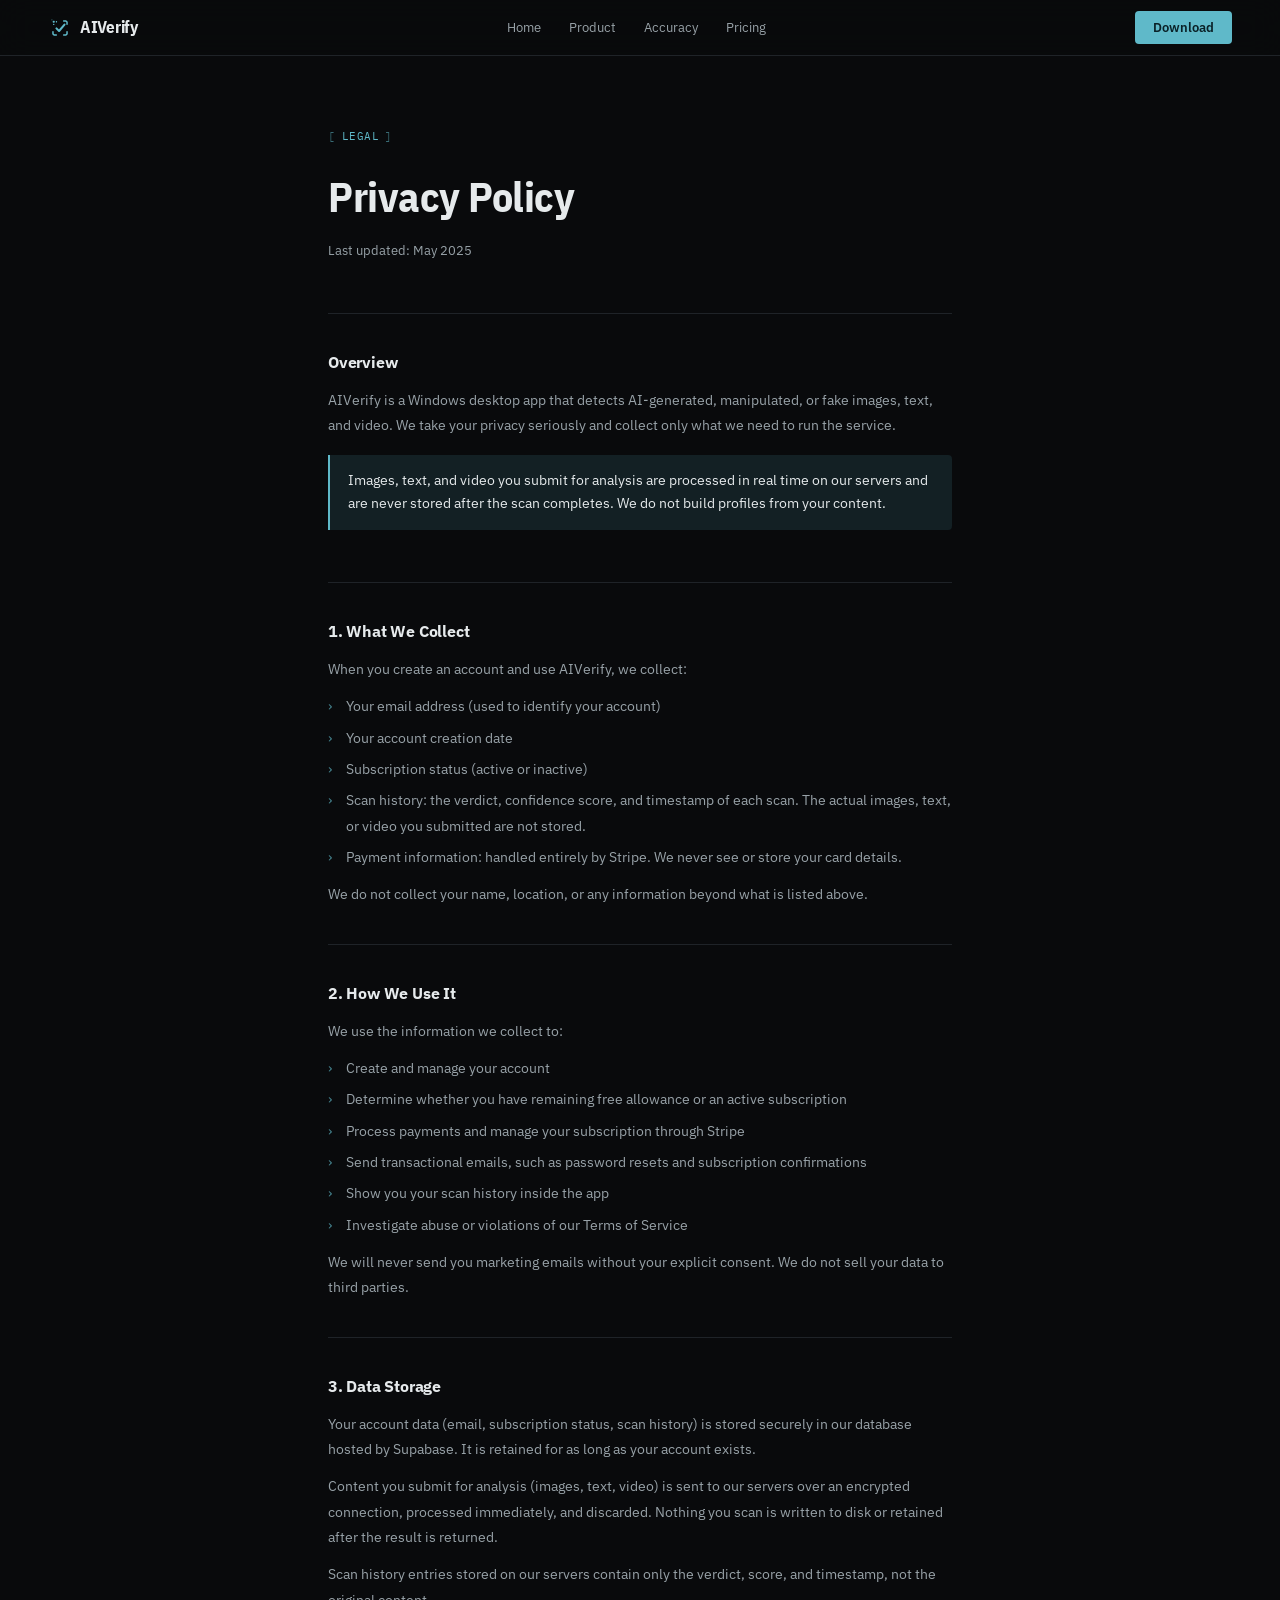
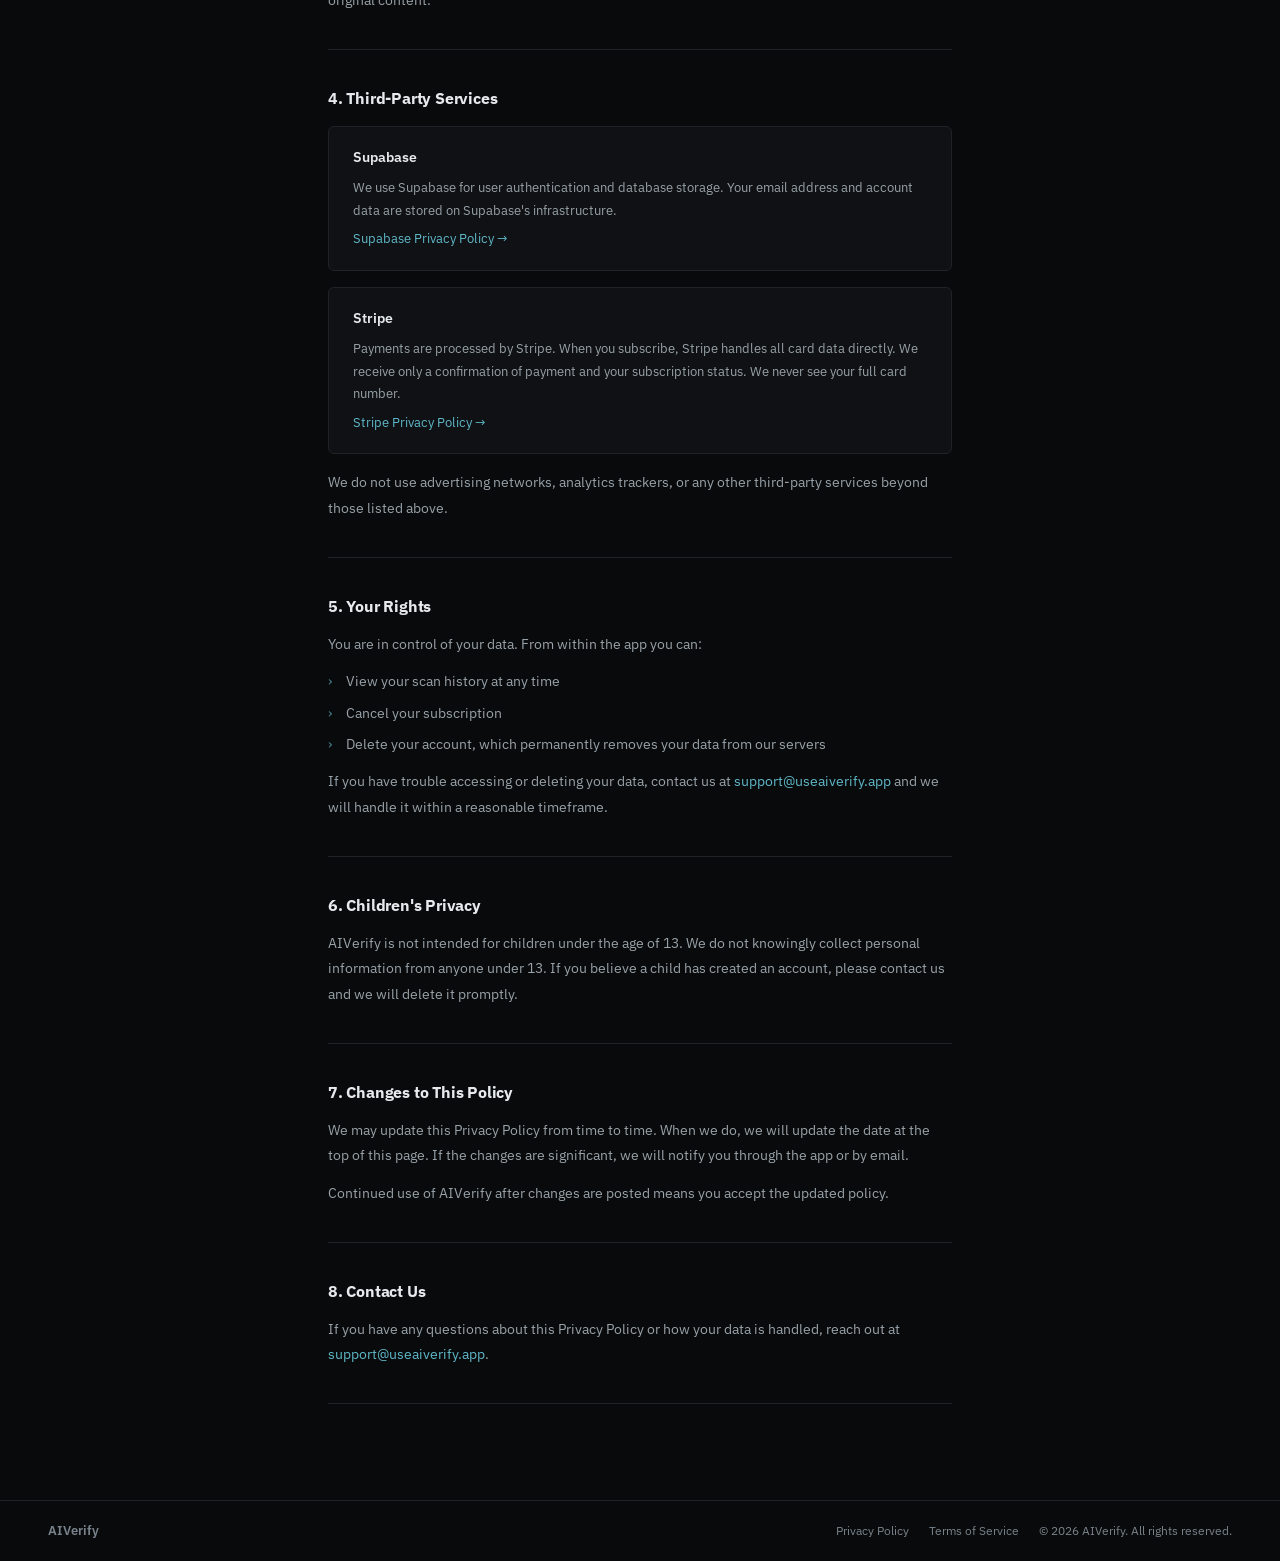
<file: privacy.html>
<!DOCTYPE html>
<html lang="en">
<head>
  <meta charset="UTF-8">
  <meta name="viewport" content="width=device-width, initial-scale=1.0">
  <title>AIVerify &middot; Privacy Policy</title>
  <meta name="description" content="Privacy Policy for AIVerify, the AI content detection app for Windows.">
  <link rel="icon" type="image/svg+xml" href="logo.svg">
  <link rel="icon" type="image/png" sizes="256x256" href="logo.png">
  <link rel="apple-touch-icon" href="logo.png">
  <link rel="preconnect" href="https://fonts.googleapis.com">
  <link rel="preconnect" href="https://fonts.gstatic.com" crossorigin>
  <link href="https://fonts.googleapis.com/css2?family=IBM+Plex+Mono:wght@400;500;600&family=IBM+Plex+Sans+Condensed:wght@600;700&family=IBM+Plex+Sans:wght@400;500;600;700&display=swap" rel="stylesheet">
  <link rel="stylesheet" href="theme.css">
  <style>
    *, *::before, *::after { margin: 0; padding: 0; box-sizing: border-box; }

    :root {
      --font:    'IBM Plex Sans', -apple-system, BlinkMacSystemFont, sans-serif;
      --display: 'IBM Plex Sans Condensed', 'IBM Plex Sans', sans-serif;
      --mono:    'IBM Plex Mono', ui-monospace, 'Cascadia Code', monospace;
    }

    html { scroll-behavior: smooth; }

    body {
      font-family: var(--font);
      background: var(--bg);
      color: var(--text);
      line-height: 1.5;
      -webkit-font-smoothing: antialiased;
    }

    nav {
      position: sticky;
      top: 0;
      z-index: 100;
      display: flex;
      align-items: center;
      justify-content: space-between;
      padding: 0 48px;
      height: 56px;
      border-bottom: 1px solid var(--border);
      background: var(--nav-backdrop);
      backdrop-filter: blur(16px);
      -webkit-backdrop-filter: blur(16px);
    }

    .logo { display: flex; align-items: center; gap: 8px; text-decoration: none; }
    .logo img { height: 24px; width: auto; }
    .logo span { font-family: var(--display); font-size: 1.05rem; font-weight: 700; letter-spacing: -0.3px; color: var(--text); }

    .nav-toggle { display: none; }
    .nav-burger { display: none; }
    .nav-actions { display: flex; align-items: center; gap: 16px; }

    .nav-links { display: flex; align-items: center; gap: 28px; }
    .nav-links a { font-size: 0.82rem; color: var(--text-muted); text-decoration: none; transition: color 0.12s; }
    .nav-links a:hover { color: var(--text); }

    .btn {
      display: inline-flex; align-items: center; gap: 7px;
      text-decoration: none; padding: 7px 18px; border-radius: 4px;
      font-size: 0.82rem; font-weight: 600; transition: opacity 0.12s; white-space: nowrap;
    }
    .btn-primary { background: var(--accent); color: var(--on-accent); }
    .btn-primary:hover { background: var(--accent-hover); }

    .page-header {
      padding: 72px 48px 52px;
      max-width: 720px;
      margin: 0 auto;
    }

    .section-label {
      font-family: var(--mono);
      font-size: 0.7rem;
      color: var(--accent);
      text-transform: uppercase;
      letter-spacing: 0.5px;
      margin-bottom: 20px;
    }
    .section-label::before { content: '['; margin-right: 6px; opacity: .55; }
    .section-label::after  { content: ']'; margin-left: 6px; opacity: .55; }

    .page-header h1 {
      font-family: var(--display);
      font-size: clamp(2rem, 4vw, 2.6rem);
      font-weight: 700;
      letter-spacing: -0.5px;
      color: var(--text);
      margin-bottom: 14px;
    }

    .page-header .meta {
      font-size: 0.82rem;
      color: var(--text-muted);
    }

    .content {
      max-width: 720px;
      margin: 0 auto;
      padding: 0 48px 96px;
    }

    .content section {
      border-top: 1px solid var(--border);
      padding: 36px 0;
    }

    .content section:last-child {
      border-bottom: 1px solid var(--border);
    }

    .content h2 {
      font-size: 1rem;
      font-weight: 700;
      color: var(--text);
      margin-bottom: 14px;
      letter-spacing: -0.2px;
    }

    .content p {
      font-size: 0.88rem;
      color: var(--text-muted);
      line-height: 1.8;
      margin-bottom: 12px;
    }

    .content p:last-child { margin-bottom: 0; }

    .content ul {
      list-style: none;
      margin: 12px 0;
    }

    .content ul li {
      font-size: 0.88rem;
      color: var(--text-muted);
      line-height: 1.8;
      padding-left: 18px;
      position: relative;
      margin-bottom: 6px;
    }

    .content ul li::before {
      content: '\203A';
      position: absolute;
      left: 0;
      color: var(--accent);
      opacity: 0.7;
    }

    .highlight {
      background: var(--accent-tint);
      border-left: 2px solid var(--accent);
      border-radius: 0 4px 4px 0;
      padding: 14px 18px;
      margin: 16px 0;
      font-size: 0.85rem;
      color: var(--text);
      line-height: 1.75;
    }

    .third-party-card {
      background: var(--surface);
      border: 1px solid var(--border);
      border-radius: 6px;
      padding: 20px 24px;
      margin: 16px 0;
    }

    .third-party-card h3 {
      font-size: 0.88rem;
      font-weight: 600;
      color: var(--text);
      margin-bottom: 8px;
    }

    .third-party-card p {
      font-size: 0.83rem;
      color: var(--text-muted);
      line-height: 1.7;
      margin-bottom: 6px;
    }

    .third-party-card p:last-child { margin-bottom: 0; }

    a { color: var(--accent); text-decoration: none; }
    a:hover { text-decoration: underline; }

    footer {
      border-top: 1px solid var(--border);
      display: flex;
      align-items: center;
      justify-content: space-between;
      padding: 20px 48px;
    }

    .footer-left { font-size: 0.8rem; font-weight: 600; color: var(--text-faint); }

    .footer-right {
      display: flex;
      align-items: center;
      gap: 20px;
      font-size: 0.75rem;
      color: var(--text-faint);
    }

    .footer-right a { color: var(--text-faint); text-decoration: none; }
    .footer-right a:hover { color: var(--text-muted); }

    @media (max-width: 680px) {
      nav { padding: 0 20px; }

      .nav-burger {
        display: flex;
        flex-direction: column;
        justify-content: center;
        gap: 5px;
        width: 28px;
        height: 28px;
        cursor: pointer;
      }
      .nav-burger span { display: block; width: 18px; height: 1.5px; background: var(--text); }

      .nav-links {
        position: fixed;
        top: 56px; left: 0; right: 0;
        flex-direction: column;
        align-items: stretch;
        gap: 0;
        max-height: 0;
        overflow: hidden;
        background: var(--bg);
        border-bottom: 1px solid var(--border);
        transition: max-height 0.22s ease;
      }
      .nav-toggle:checked ~ .nav-links { max-height: 260px; }
      .nav-links a { padding: 14px 20px; border-bottom: 1px solid var(--border); }

      .page-header, .content { padding-left: 20px; padding-right: 20px; }
      footer { padding: 20px; flex-direction: column; gap: 10px; text-align: center; }
      .footer-right { flex-direction: column; gap: 6px; }
    }
  </style>
</head>
<body>

<nav>
  <a href="index.html" class="logo"><img src="logo-mark-cyan.svg" alt="AIVerify"><span>AIVerify</span></a>
  <input type="checkbox" id="nav-toggle" class="nav-toggle">
  <div class="nav-links">
    <a href="index.html">Home</a>
    <a href="product.html">Product</a>
    <a href="accuracy.html">Accuracy</a>
    <a href="pricing.html">Pricing</a>
  </div>
  <div class="nav-actions">
    <a href="https://github.com/AIVerify1/aiverify-releases/releases/download/v1.0.5/AIVerify_Setup_1.0.5.exe" class="btn btn-primary">Download</a>
    <label for="nav-toggle" class="nav-burger" aria-label="Menu"><span></span><span></span><span></span></label>
  </div>
</nav>

<div class="page-header">
  <div class="section-label">Legal</div>
  <h1>Privacy Policy</h1>
  <p class="meta">Last updated: May 2025</p>
</div>

<div class="content">

  <section>
    <h2>Overview</h2>
    <p>AIVerify is a Windows desktop app that detects AI-generated, manipulated, or fake images, text, and video. We take your privacy seriously and collect only what we need to run the service.</p>
    <div class="highlight">
      Images, text, and video you submit for analysis are processed in real time on our servers and are never stored after the scan completes. We do not build profiles from your content.
    </div>
  </section>

  <section>
    <h2>1. What We Collect</h2>
    <p>When you create an account and use AIVerify, we collect:</p>
    <ul>
      <li>Your email address (used to identify your account)</li>
      <li>Your account creation date</li>
      <li>Subscription status (active or inactive)</li>
      <li>Scan history: the verdict, confidence score, and timestamp of each scan. The actual images, text, or video you submitted are not stored.</li>
      <li>Payment information: handled entirely by Stripe. We never see or store your card details.</li>
    </ul>
    <p>We do not collect your name, location, or any information beyond what is listed above.</p>
  </section>

  <section>
    <h2>2. How We Use It</h2>
    <p>We use the information we collect to:</p>
    <ul>
      <li>Create and manage your account</li>
      <li>Determine whether you have remaining free allowance or an active subscription</li>
      <li>Process payments and manage your subscription through Stripe</li>
      <li>Send transactional emails, such as password resets and subscription confirmations</li>
      <li>Show you your scan history inside the app</li>
      <li>Investigate abuse or violations of our Terms of Service</li>
    </ul>
    <p>We will never send you marketing emails without your explicit consent. We do not sell your data to third parties.</p>
  </section>

  <section>
    <h2>3. Data Storage</h2>
    <p>Your account data (email, subscription status, scan history) is stored securely in our database hosted by Supabase. It is retained for as long as your account exists.</p>
    <p>Content you submit for analysis (images, text, video) is sent to our servers over an encrypted connection, processed immediately, and discarded. Nothing you scan is written to disk or retained after the result is returned.</p>
    <p>Scan history entries stored on our servers contain only the verdict, score, and timestamp, not the original content.</p>
  </section>

  <section>
    <h2>4. Third-Party Services</h2>

    <div class="third-party-card">
      <h3>Supabase</h3>
      <p>We use Supabase for user authentication and database storage. Your email address and account data are stored on Supabase's infrastructure.</p>
      <p><a href="https://supabase.com/privacy" target="_blank" rel="noopener">Supabase Privacy Policy &rarr;</a></p>
    </div>

    <div class="third-party-card">
      <h3>Stripe</h3>
      <p>Payments are processed by Stripe. When you subscribe, Stripe handles all card data directly. We receive only a confirmation of payment and your subscription status. We never see your full card number.</p>
      <p><a href="https://stripe.com/privacy" target="_blank" rel="noopener">Stripe Privacy Policy &rarr;</a></p>
    </div>

    <p>We do not use advertising networks, analytics trackers, or any other third-party services beyond those listed above.</p>
  </section>

  <section>
    <h2>5. Your Rights</h2>
    <p>You are in control of your data. From within the app you can:</p>
    <ul>
      <li>View your scan history at any time</li>
      <li>Cancel your subscription</li>
      <li>Delete your account, which permanently removes your data from our servers</li>
    </ul>
    <p>If you have trouble accessing or deleting your data, contact us at <a href="mailto:support@useaiverify.app">support@useaiverify.app</a> and we will handle it within a reasonable timeframe.</p>
  </section>

  <section>
    <h2>6. Children's Privacy</h2>
    <p>AIVerify is not intended for children under the age of 13. We do not knowingly collect personal information from anyone under 13. If you believe a child has created an account, please contact us and we will delete it promptly.</p>
  </section>

  <section>
    <h2>7. Changes to This Policy</h2>
    <p>We may update this Privacy Policy from time to time. When we do, we will update the date at the top of this page. If the changes are significant, we will notify you through the app or by email.</p>
    <p>Continued use of AIVerify after changes are posted means you accept the updated policy.</p>
  </section>

  <section>
    <h2>8. Contact Us</h2>
    <p>If you have any questions about this Privacy Policy or how your data is handled, reach out at <a href="mailto:support@useaiverify.app">support@useaiverify.app</a>.</p>
  </section>

</div>

<footer>
  <span class="footer-left">AIVerify</span>
  <div class="footer-right">
    <a href="privacy.html">Privacy Policy</a>
    <a href="terms.html">Terms of Service</a>
    <span>&copy; 2026 AIVerify. All rights reserved.</span>
  </div>
</footer>

</body>
</html>
</file>
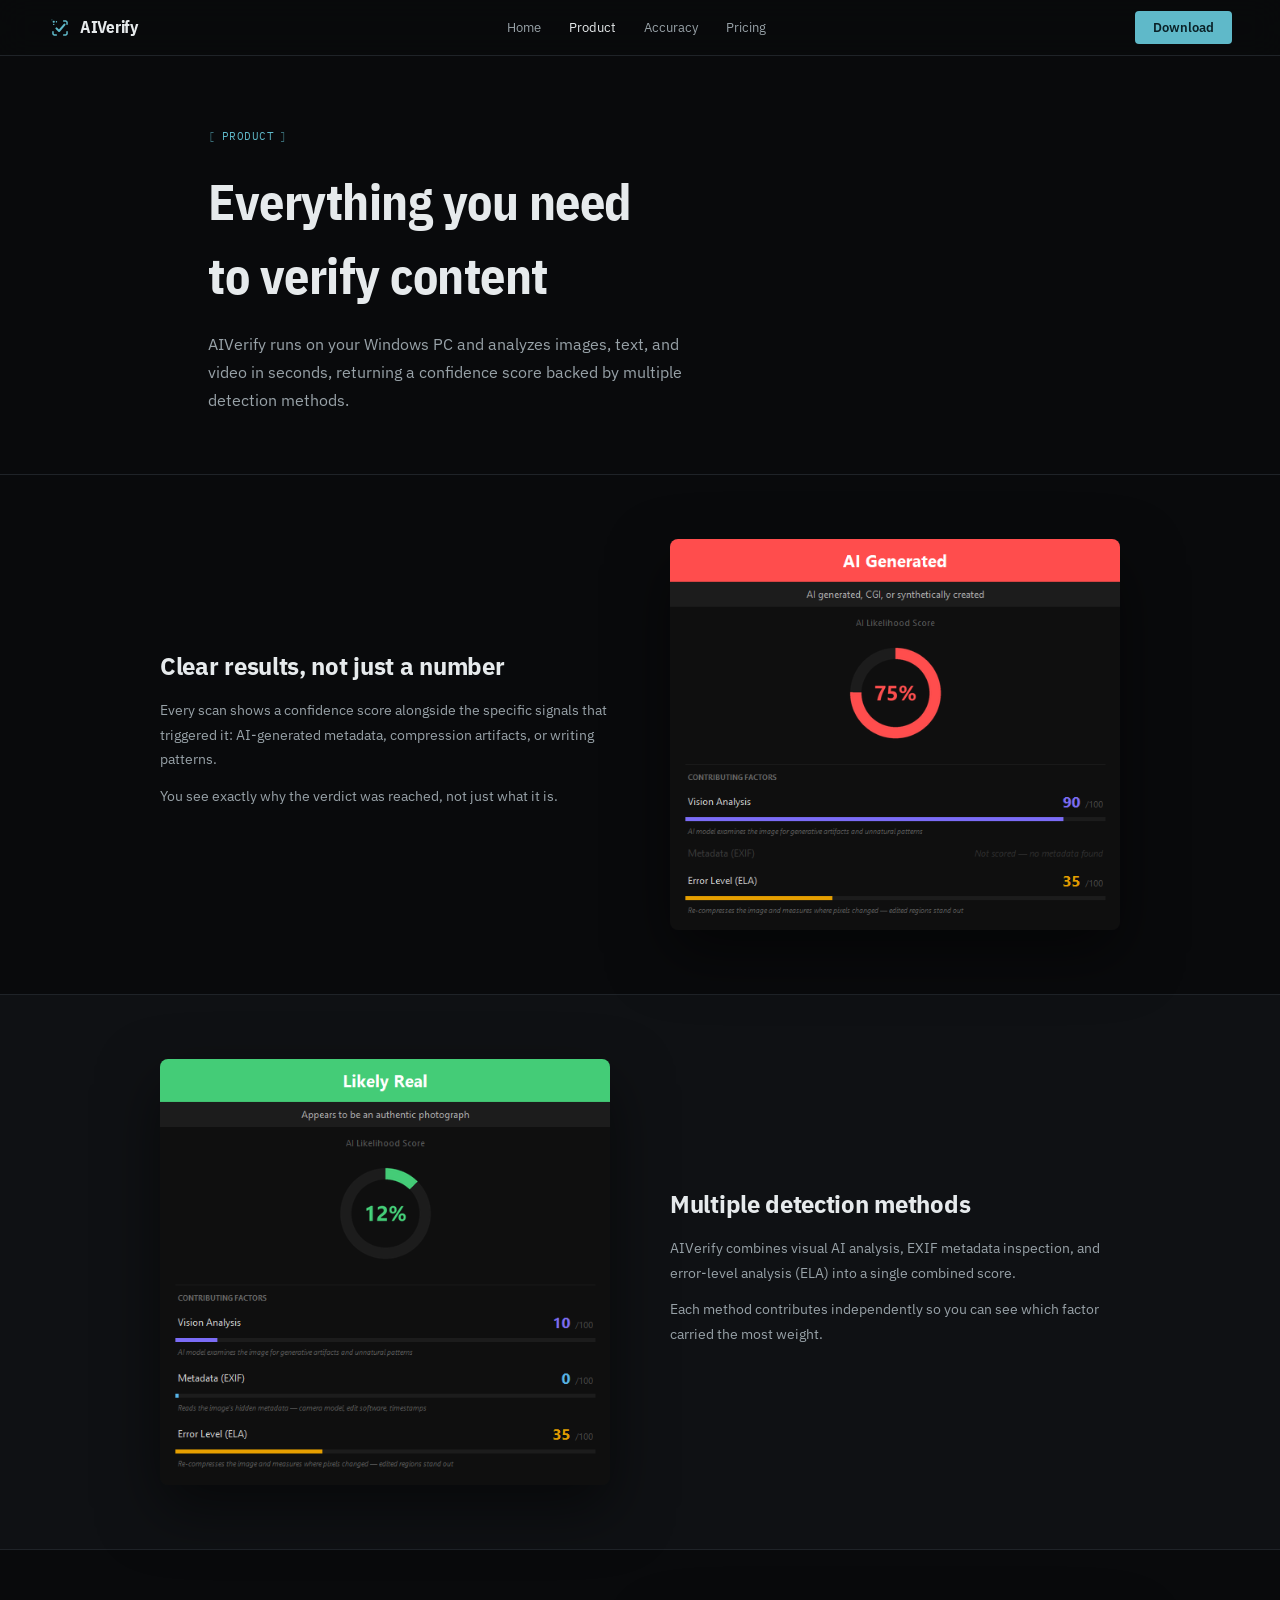
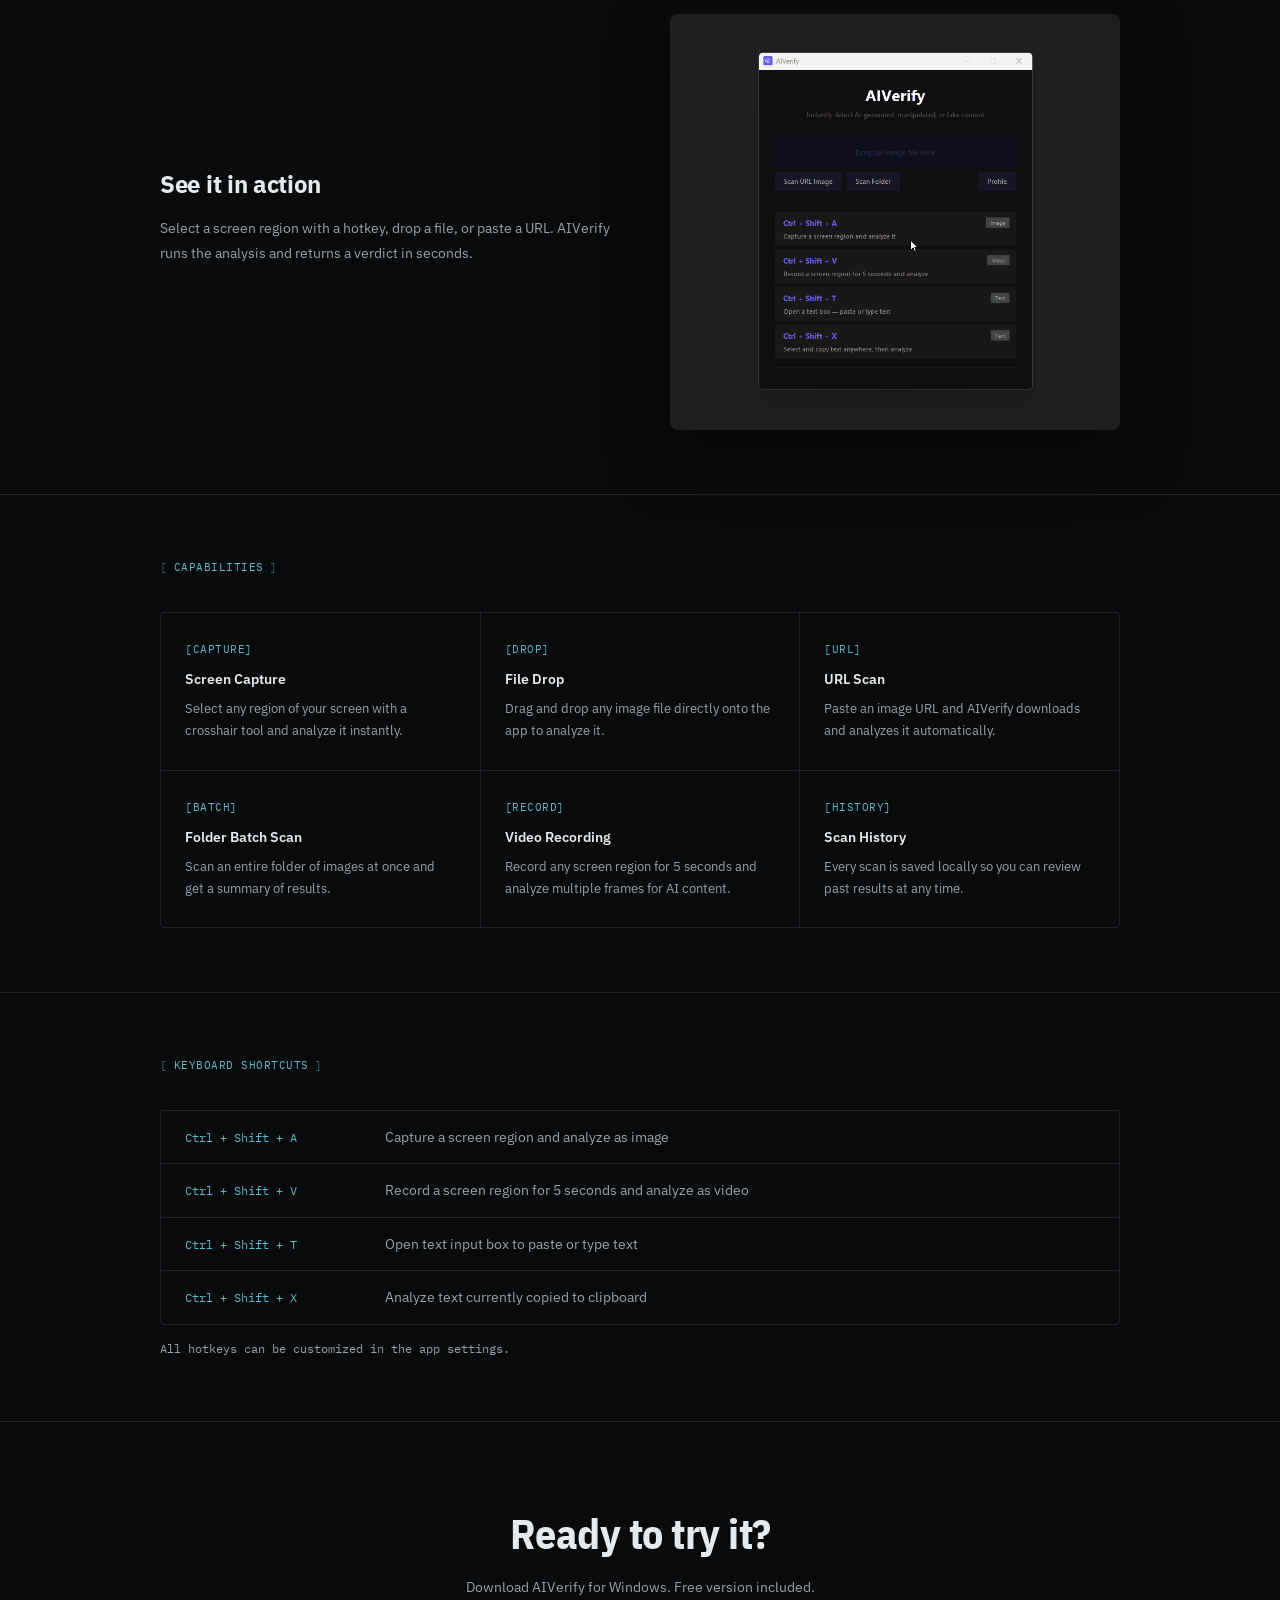
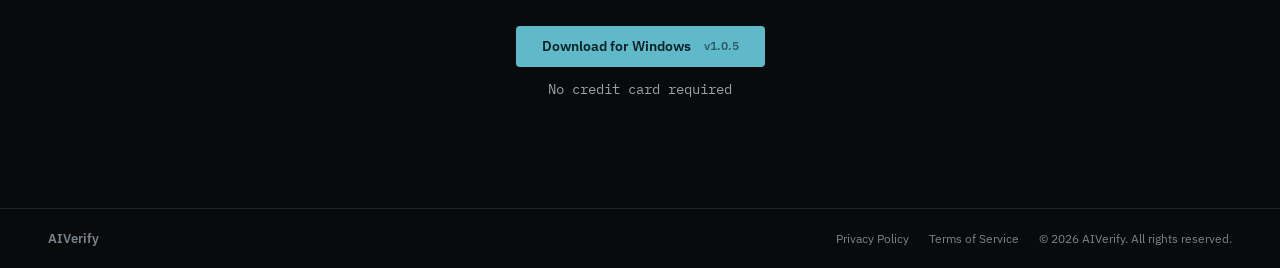
<file: product.html>
<!DOCTYPE html>
<html lang="en">
<head>
  <meta charset="UTF-8">
  <meta name="viewport" content="width=device-width, initial-scale=1.0">
  <title>AIVerify &middot; Product</title>
  <meta name="description" content="See how AIVerify detects AI-generated images, text, and video with a detailed confidence score and breakdown.">
  <link rel="icon" type="image/svg+xml" href="logo.svg">
  <link rel="icon" type="image/png" sizes="256x256" href="logo.png">
  <link rel="apple-touch-icon" href="logo.png">
  <link rel="preconnect" href="https://fonts.googleapis.com">
  <link rel="preconnect" href="https://fonts.gstatic.com" crossorigin>
  <link href="https://fonts.googleapis.com/css2?family=IBM+Plex+Mono:wght@400;500;600&family=IBM+Plex+Sans+Condensed:wght@600;700&family=IBM+Plex+Sans:wght@400;500;600;700&display=swap" rel="stylesheet">
  <link rel="stylesheet" href="theme.css">
  <style>
    *, *::before, *::after { margin: 0; padding: 0; box-sizing: border-box; }

    :root {
      --font:    'IBM Plex Sans', -apple-system, BlinkMacSystemFont, sans-serif;
      --display: 'IBM Plex Sans Condensed', 'IBM Plex Sans', sans-serif;
      --mono:    'IBM Plex Mono', ui-monospace, 'Cascadia Code', monospace;
    }

    html { scroll-behavior: smooth; }

    body {
      font-family: var(--font);
      background: var(--bg);
      color: var(--text);
      line-height: 1.5;
      -webkit-font-smoothing: antialiased;
    }

    nav {
      position: sticky;
      top: 0;
      z-index: 100;
      display: flex;
      align-items: center;
      justify-content: space-between;
      padding: 0 48px;
      height: 56px;
      border-bottom: 1px solid var(--border);
      background: var(--nav-backdrop);
      backdrop-filter: blur(16px);
      -webkit-backdrop-filter: blur(16px);
    }

    .logo { display: flex; align-items: center; gap: 8px; text-decoration: none; }
    .logo img { height: 24px; width: auto; }
    .logo span { font-family: var(--display); font-size: 1.05rem; font-weight: 700; letter-spacing: -0.3px; color: var(--text); }

    .nav-toggle { display: none; }
    .nav-burger { display: none; }
    .nav-actions { display: flex; align-items: center; gap: 16px; }

    .nav-links { display: flex; align-items: center; gap: 28px; }
    .nav-links a { font-size: 0.82rem; color: var(--text-muted); text-decoration: none; transition: color 0.12s; }
    .nav-links a:hover, .nav-links a.active { color: var(--text); }

    .btn {
      display: inline-flex; align-items: center; gap: 7px;
      text-decoration: none; padding: 7px 18px; border-radius: 4px;
      font-size: 0.82rem; font-weight: 600; transition: opacity 0.12s; white-space: nowrap;
    }
    .btn-primary { background: var(--accent); color: var(--on-accent); }
    .btn-primary:hover { background: var(--accent-hover); }
    .btn-lg { padding: 10px 26px; font-size: 0.88rem; }

    .page-header {
      padding: 72px 48px 60px;
      max-width: 960px;
      margin: 0 auto;
    }

    .section-label {
      font-family: var(--mono);
      font-size: 0.7rem;
      color: var(--accent);
      text-transform: uppercase;
      letter-spacing: 0.5px;
      margin-bottom: 20px;
    }
    .section-label::before { content: '['; margin-right: 6px; opacity: .55; }
    .section-label::after  { content: ']'; margin-left: 6px; opacity: .55; }

    .page-header h1 {
      font-family: var(--display);
      font-size: clamp(2.1rem, 4.4vw, 3.1rem);
      font-weight: 700;
      letter-spacing: -0.5px;
      color: var(--text);
      margin-bottom: 16px;
    }

    .page-header p {
      font-size: 1rem;
      color: var(--text-muted);
      max-width: 480px;
      line-height: 1.75;
    }

    /* Bracket frame: signature corner marks */
    .bracket-frame { position: relative; }
    .bracket-frame::before,
    .bracket-frame::after {
      content: '';
      position: absolute;
      width: 20px;
      height: 20px;
      pointer-events: none;
    }
    .bracket-frame::before {
      top: -10px; left: -10px;
      border-top: 2px solid var(--accent);
      border-left: 2px solid var(--accent);
    }
    .bracket-frame::after {
      bottom: -10px; right: -10px;
      border-bottom: 2px solid var(--accent);
      border-right: 2px solid var(--accent);
    }

    /* Screenshot section */
    .screenshot-section {
      border-top: 1px solid var(--border);
      padding: 64px 48px;
    }

    .screenshot-inner {
      max-width: 960px;
      margin: 0 auto;
      display: grid;
      grid-template-columns: 1fr 1fr;
      gap: 60px;
      align-items: center;
    }

    .screenshot-text h2 {
      font-size: 1.5rem;
      font-weight: 700;
      letter-spacing: -0.3px;
      color: var(--text);
      margin-bottom: 14px;
    }

    .screenshot-text p {
      font-size: 0.88rem;
      color: var(--text-muted);
      line-height: 1.75;
      margin-bottom: 12px;
    }

    /* App mockup */
    .app-mockup {
      background: var(--surface);
      border: 1px solid var(--border);
      border-radius: 8px;
      overflow: hidden;
      box-shadow: var(--shadow-md);
    }

    .mockup-titlebar {
      background: var(--bg);
      border-bottom: 1px solid var(--border);
      padding: 10px 16px;
      display: flex;
      align-items: center;
      gap: 6px;
    }
    .mockup-dot { width: 10px; height: 10px; border-radius: 50%; }
    .mockup-dot.r { background: var(--chrome-close); }
    .mockup-dot.y { background: var(--chrome-minimize); }
    .mockup-dot.g { background: var(--chrome-zoom); }
    .mockup-title { margin-left: 8px; font-size: 0.72rem; color: var(--text-faint); font-family: var(--mono); }

    .mockup-body { padding: 18px 20px 20px; }




    .mockup-confidence { font-size: 0.7rem; color: var(--text-faint); margin-left: 4px; }

    .mockup-scores { margin-bottom: 14px; }

    .mockup-score-row {
      display: flex;
      align-items: center;
      gap: 10px;
      margin-bottom: 8px;
    }

    .mockup-score-label {
      font-size: 0.7rem;
      color: var(--text-faint);
      width: 105px;
      flex-shrink: 0;
      font-family: var(--mono);
    }

    .mockup-bar-track {
      flex: 1;
      height: 4px;
      background: var(--border);
      border-radius: 2px;
      overflow: hidden;
    }

    .mockup-bar-fill { height: 100%; border-radius: 2px; }
    .mockup-bar-fill.high { background: var(--verdict-ai); }
    .mockup-bar-fill.mid  { background: var(--verdict-uncertain); }
    .mockup-bar-fill.low  { background: var(--verdict-human); }
    .mockup-bar-fill.accent { background: var(--accent); }

    .mockup-score-val {
      font-size: 0.7rem;
      color: var(--text-muted);
      width: 26px;
      text-align: right;
      font-family: var(--mono);
      flex-shrink: 0;
    }

    .mockup-divider { border: none; border-top: 1px solid var(--border); margin: 12px 0; }

    .mockup-issues-label {
      font-size: 0.65rem;
      color: var(--text-faint);
      text-transform: uppercase;
      letter-spacing: 0.8px;
      font-family: var(--mono);
      margin-bottom: 8px;
    }

    .mockup-issue {
      display: flex;
      align-items: flex-start;
      gap: 8px;
      margin-bottom: 6px;
      font-size: 0.72rem;
      color: var(--text-muted);
      line-height: 1.45;
    }

    .mockup-issue-dot {
      width: 5px; height: 5px; border-radius: 50%;
      flex-shrink: 0; margin-top: 4px; opacity: 0.7;
    }
    .mockup-issue-dot.red { background: var(--verdict-ai); }
    .mockup-issue-dot.orange { background: var(--accent); }

    /* Features list */
    .features-section {
      border-top: 1px solid var(--border);
      padding: 64px 48px;
    }

    .features-inner { max-width: 960px; margin: 0 auto; }

    .feature-list {
      display: grid;
      grid-template-columns: repeat(3, 1fr);
      gap: 1px;
      background: var(--border);
      border: 1px solid var(--border);
      border-radius: 4px;
      overflow: hidden;
      margin-top: 36px;
    }

    .feature-item {
      background: var(--bg);
      padding: 28px 24px;
      transition: background 0.15s;
    }
    .feature-item:hover { background: var(--surface); }

    .feature-tag {
      font-family: var(--mono);
      font-size: 0.68rem;
      color: var(--accent);
      letter-spacing: 0.5px;
      margin-bottom: 12px;
    }

    .feature-item h3 { font-size: 0.88rem; font-weight: 600; margin-bottom: 8px; }
    .feature-item p  { font-size: 0.82rem; color: var(--text-muted); line-height: 1.65; }

    /* Hotkeys section */
    .hotkeys-section {
      border-top: 1px solid var(--border);
      padding: 64px 48px;
    }

    .hotkeys-inner { max-width: 960px; margin: 0 auto; }

    .hotkey-table {
      margin-top: 36px;
      border: 1px solid var(--border);
      border-radius: 4px;
      overflow: hidden;
    }

    .hotkey-row {
      display: flex;
      align-items: center;
      padding: 16px 24px;
      border-bottom: 1px solid var(--border);
    }
    .hotkey-row:last-child { border-bottom: none; }

    .hotkey-keys {
      font-family: var(--mono);
      font-size: 0.78rem;
      color: var(--accent);
      width: 200px;
      flex-shrink: 0;
    }

    .hotkey-desc { font-size: 0.85rem; color: var(--text-muted); }

    /* CTA */
    .cta-wrap { text-align: center; padding: 80px 24px; border-top: 1px solid var(--border); }
    .cta-wrap h2 { font-family: var(--display); font-size: clamp(1.8rem, 3.4vw, 2.6rem); font-weight: 700; letter-spacing: -0.5px; color: var(--text); margin-bottom: 12px; }
    .cta-wrap p  { font-size: 0.88rem; color: var(--text-muted); margin-bottom: 28px; }
    .cta-note { margin-top: 12px; font-size: 0.78rem; color: var(--text-faint); font-family: var(--mono); }

    footer {
      border-top: 1px solid var(--border);
      display: flex; align-items: center; justify-content: space-between;
      padding: 20px 48px;
    }
    .footer-left  { font-size: 0.8rem; font-weight: 600; color: var(--text-faint); }
    .footer-right {
      display: flex;
      align-items: center;
      gap: 20px;
      font-size: 0.75rem;
      color: var(--text-faint);
    }
    .footer-right a { color: var(--text-faint); text-decoration: none; }
    .footer-right a:hover { color: var(--text-muted); }

    @media (max-width: 768px) {
      nav { padding: 0 20px; }

      .nav-burger {
        display: flex;
        flex-direction: column;
        justify-content: center;
        gap: 5px;
        width: 28px;
        height: 28px;
        cursor: pointer;
      }
      .nav-burger span { display: block; width: 18px; height: 1.5px; background: var(--text); }

      .nav-links {
        position: fixed;
        top: 56px; left: 0; right: 0;
        flex-direction: column;
        align-items: stretch;
        gap: 0;
        max-height: 0;
        overflow: hidden;
        background: var(--bg);
        border-bottom: 1px solid var(--border);
        transition: max-height 0.22s ease;
      }
      .nav-toggle:checked ~ .nav-links { max-height: 260px; }
      .nav-links a { padding: 14px 20px; border-bottom: 1px solid var(--border); }

      .page-header, .screenshot-section, .features-section, .hotkeys-section { padding: 48px 20px; }
      .screenshot-inner { grid-template-columns: 1fr; gap: 32px; }
      .feature-list { grid-template-columns: 1fr; }
      footer { padding: 20px; flex-direction: column; gap: 10px; text-align: center; }
      .footer-right { flex-direction: column; gap: 6px; }
    }
  </style>
</head>
<body>

<nav>
  <a href="index.html" class="logo"><img src="logo-mark-cyan.svg" alt="AIVerify"><span>AIVerify</span></a>
  <input type="checkbox" id="nav-toggle" class="nav-toggle">
  <div class="nav-links">
    <a href="index.html">Home</a>
    <a href="product.html" class="active">Product</a>
    <a href="accuracy.html">Accuracy</a>
    <a href="pricing.html">Pricing</a>
  </div>
  <div class="nav-actions">
    <a href="https://github.com/AIVerify1/aiverify-releases/releases/download/v1.0.5/AIVerify_Setup_1.0.5.exe" class="btn btn-primary">Download</a>
    <label for="nav-toggle" class="nav-burger" aria-label="Menu"><span></span><span></span><span></span></label>
  </div>
</nav>

<div class="page-header">
  <div class="section-label">Product</div>
  <h1>Everything you need<br>to verify content</h1>
  <p>AIVerify runs on your Windows PC and analyzes images, text, and video in seconds, returning a confidence score backed by multiple detection methods.</p>
</div>

<!-- Section 1: Clear results -->
<section class="screenshot-section">
  <div class="screenshot-inner">
    <div class="screenshot-text">
      <h2>Clear results, not just a number</h2>
      <p>Every scan shows a confidence score alongside the specific signals that triggered it: AI-generated metadata, compression artifacts, or writing patterns.</p>
      <p>You see exactly why the verdict was reached, not just what it is.</p>
    </div>
    <img class="bracket-frame" src="app-result-ai.png" alt="AIVerify result showing AI Generated verdict" style="width:100%;border-radius:8px;box-shadow:var(--shadow-md);">
  </div>
</section>

<!-- Section 2: Multiple detection methods -->
<section class="screenshot-section" style="background: var(--surface);">
  <div class="screenshot-inner">
    <img class="bracket-frame" src="app-result-real.png" alt="AIVerify result showing Likely Real verdict" style="width:100%;border-radius:8px;box-shadow:var(--shadow-md);">
    <div class="screenshot-text">
      <h2>Multiple detection methods</h2>
      <p>AIVerify combines visual AI analysis, EXIF metadata inspection, and error-level analysis (ELA) into a single combined score.</p>
      <p>Each method contributes independently so you can see which factor carried the most weight.</p>
    </div>
  </div>
</section>

<!-- Section 3: GIF demo -->
<section class="screenshot-section">
  <div class="screenshot-inner">
    <div class="screenshot-text">
      <h2>See it in action</h2>
      <p>Select a screen region with a hotkey, drop a file, or paste a URL. AIVerify runs the analysis and returns a verdict in seconds.</p>
    </div>
    <img class="bracket-frame" src="demo.gif" alt="AIVerify scanning an image and returning a verdict" style="width:100%;border-radius:8px;box-shadow:var(--shadow-md);">
  </div>
</section>

<section class="features-section">
  <div class="features-inner">
    <div class="section-label">Capabilities</div>
    <div class="feature-list">
      <div class="feature-item">
        <div class="feature-tag">[CAPTURE]</div>
        <h3>Screen Capture</h3>
        <p>Select any region of your screen with a crosshair tool and analyze it instantly.</p>
      </div>
      <div class="feature-item">
        <div class="feature-tag">[DROP]</div>
        <h3>File Drop</h3>
        <p>Drag and drop any image file directly onto the app to analyze it.</p>
      </div>
      <div class="feature-item">
        <div class="feature-tag">[URL]</div>
        <h3>URL Scan</h3>
        <p>Paste an image URL and AIVerify downloads and analyzes it automatically.</p>
      </div>
      <div class="feature-item">
        <div class="feature-tag">[BATCH]</div>
        <h3>Folder Batch Scan</h3>
        <p>Scan an entire folder of images at once and get a summary of results.</p>
      </div>
      <div class="feature-item">
        <div class="feature-tag">[RECORD]</div>
        <h3>Video Recording</h3>
        <p>Record any screen region for 5 seconds and analyze multiple frames for AI content.</p>
      </div>
      <div class="feature-item">
        <div class="feature-tag">[HISTORY]</div>
        <h3>Scan History</h3>
        <p>Every scan is saved locally so you can review past results at any time.</p>
      </div>
    </div>
  </div>
</section>

<section class="hotkeys-section">
  <div class="hotkeys-inner">
    <div class="section-label">Keyboard Shortcuts</div>
    <div class="hotkey-table">
      <div class="hotkey-row">
        <span class="hotkey-keys">Ctrl + Shift + A</span>
        <span class="hotkey-desc">Capture a screen region and analyze as image</span>
      </div>
      <div class="hotkey-row">
        <span class="hotkey-keys">Ctrl + Shift + V</span>
        <span class="hotkey-desc">Record a screen region for 5 seconds and analyze as video</span>
      </div>
      <div class="hotkey-row">
        <span class="hotkey-keys">Ctrl + Shift + T</span>
        <span class="hotkey-desc">Open text input box to paste or type text</span>
      </div>
      <div class="hotkey-row">
        <span class="hotkey-keys">Ctrl + Shift + X</span>
        <span class="hotkey-desc">Analyze text currently copied to clipboard</span>
      </div>
    </div>
    <p style="margin-top: 14px; font-size: 0.78rem; color: var(--text-muted); font-family: var(--mono);">All hotkeys can be customized in the app settings.</p>
  </div>
</section>

<section class="cta-wrap">
  <h2>Ready to try it?</h2>
  <p>Download AIVerify for Windows. Free version included.</p>
  <a href="https://github.com/AIVerify1/aiverify-releases/releases/download/v1.0.5/AIVerify_Setup_1.0.5.exe" class="btn btn-primary btn-lg">Download for Windows &nbsp;<span style="opacity:.6;font-size:.85em">v1.0.5</span></a>
  <p class="cta-note">No credit card required</p>
</section>

<footer>
  <span class="footer-left">AIVerify</span>
  <div class="footer-right">
    <a href="privacy.html">Privacy Policy</a>
    <a href="terms.html">Terms of Service</a>
    <span>&copy; 2026 AIVerify. All rights reserved.</span>
  </div>
</footer>

</body>
</html>
</file>
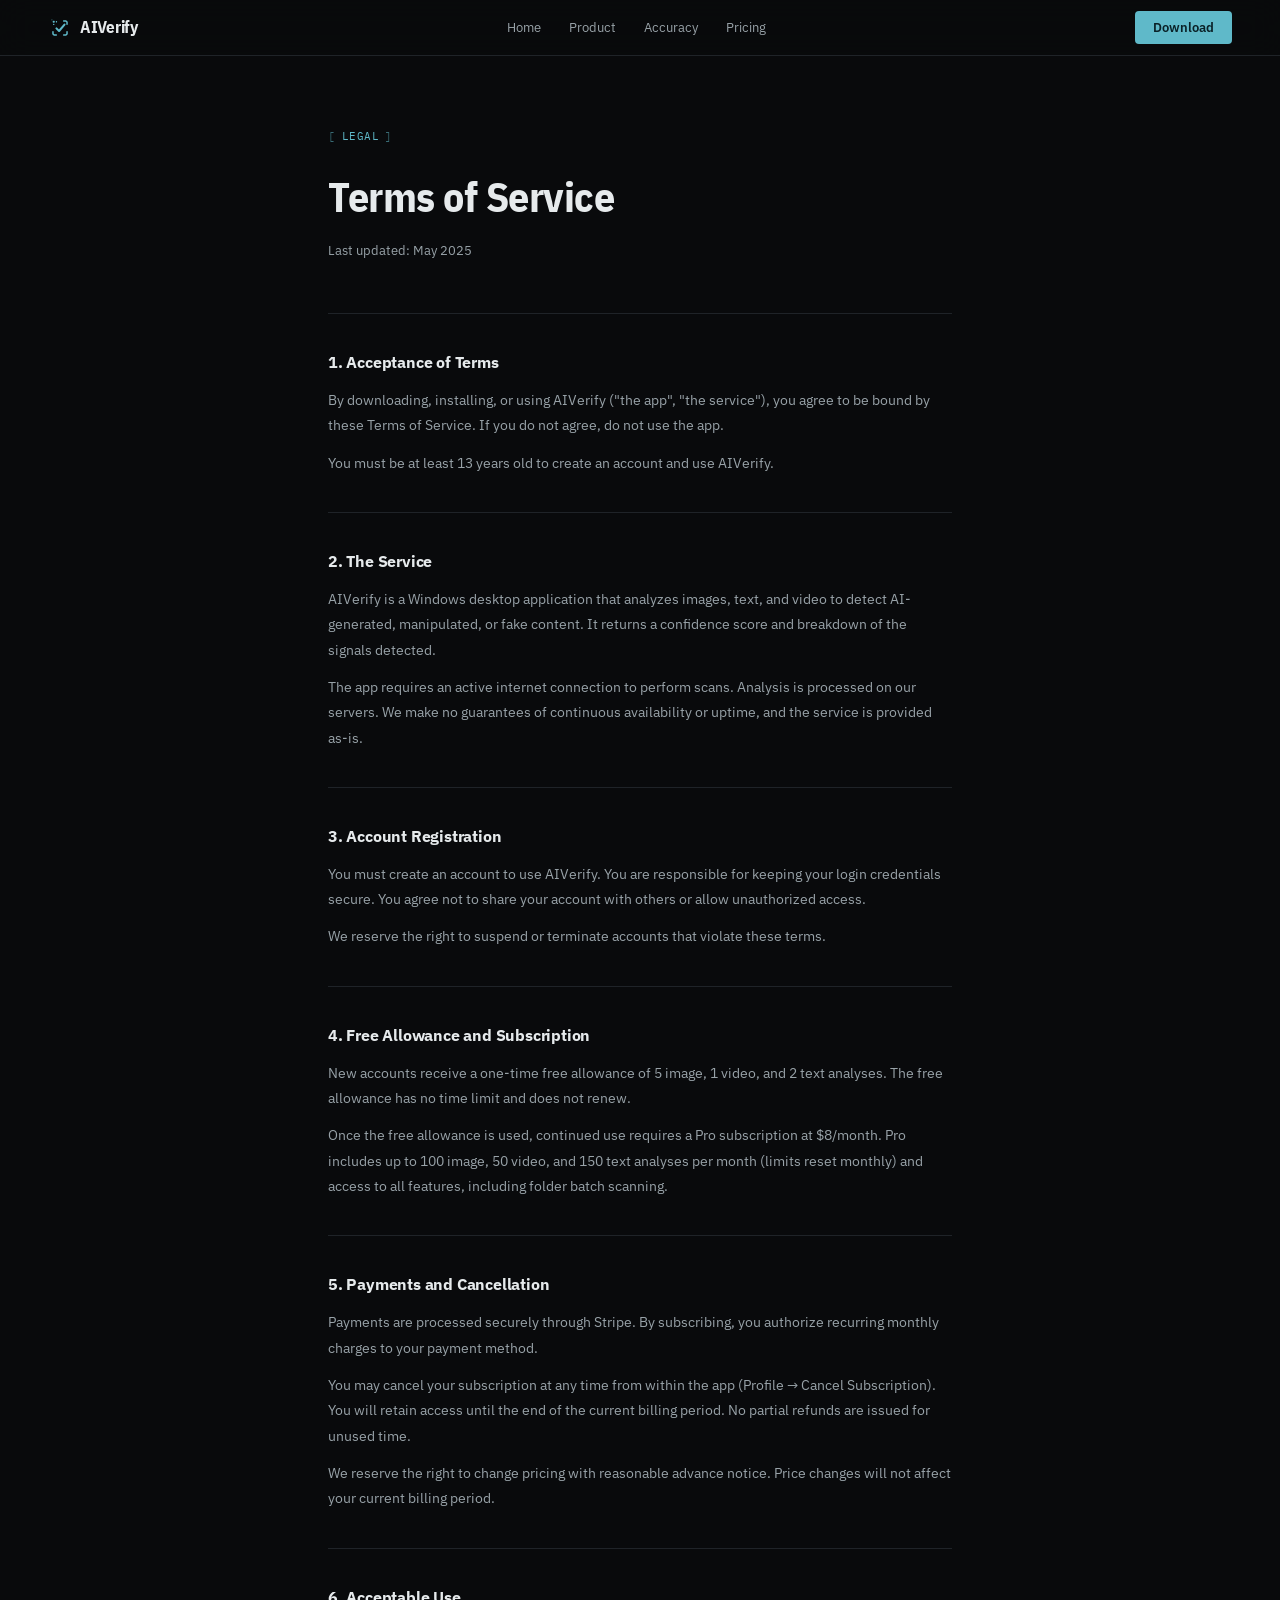
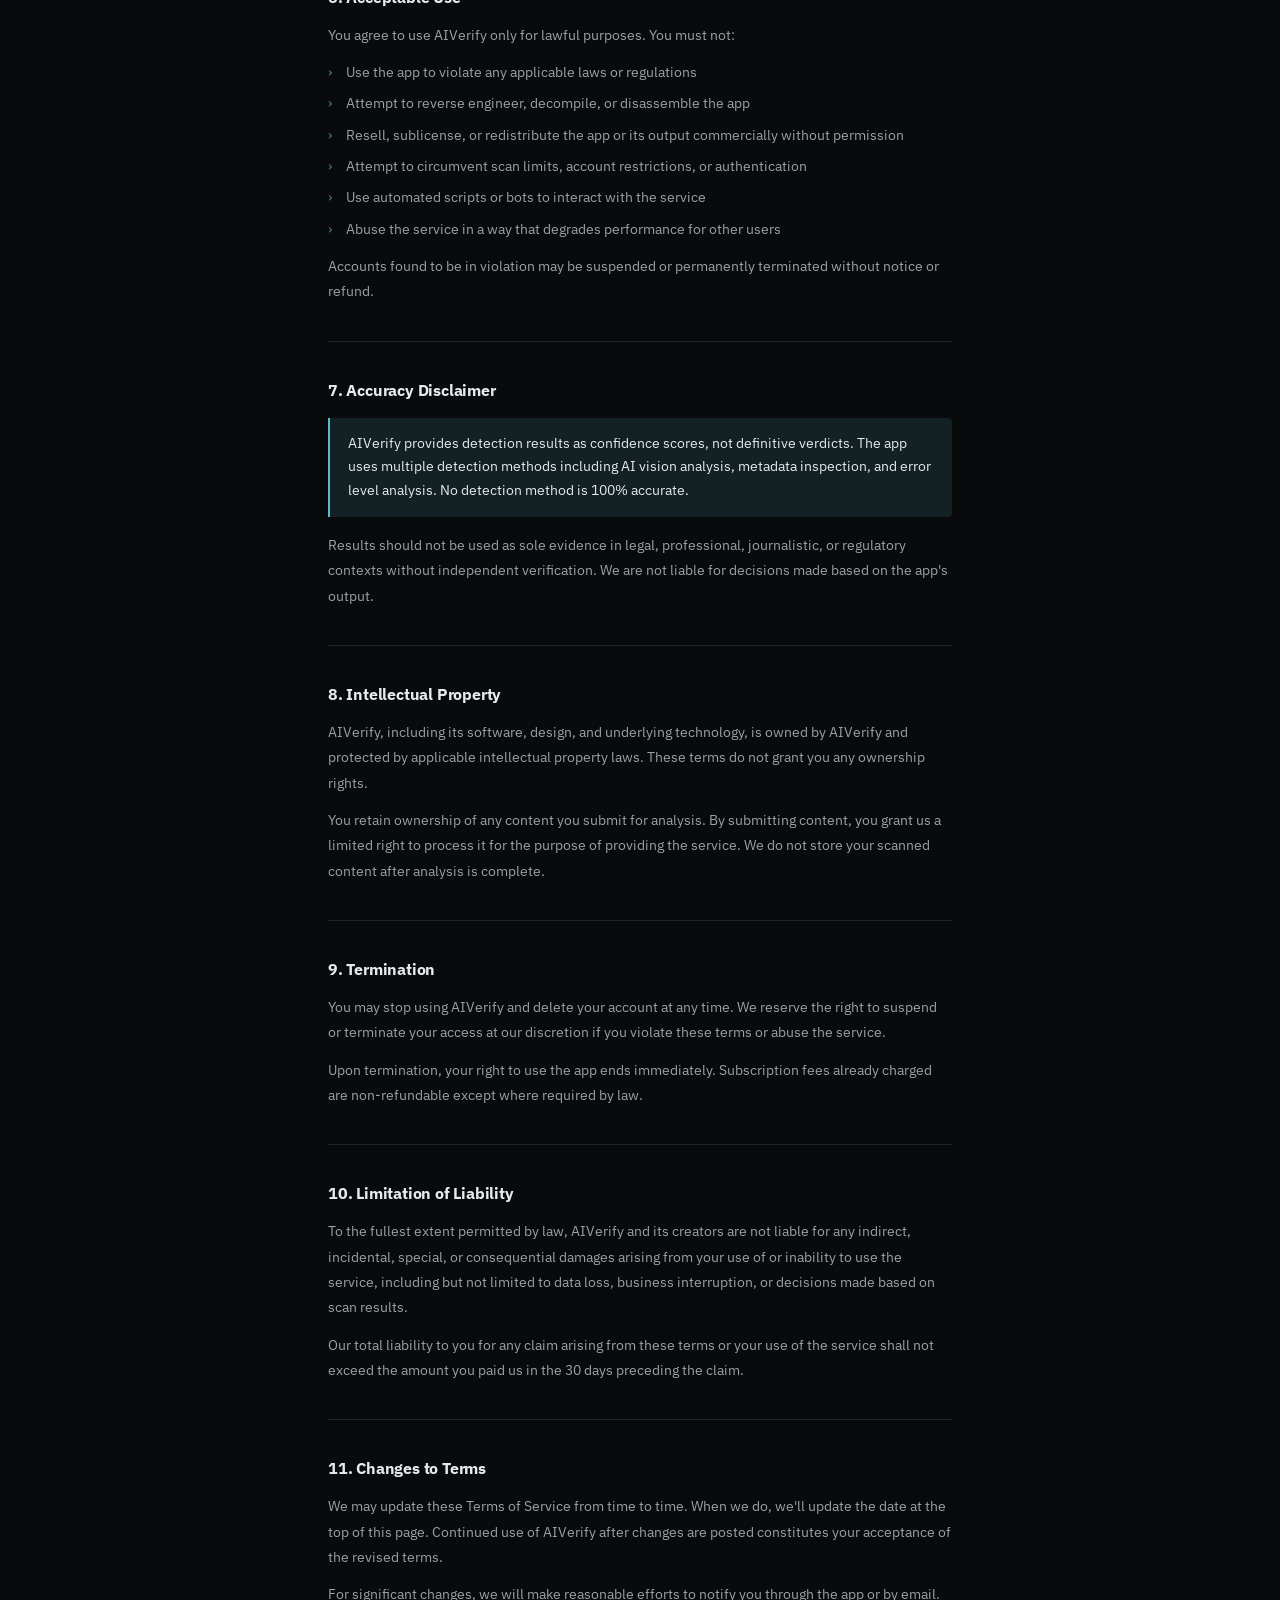
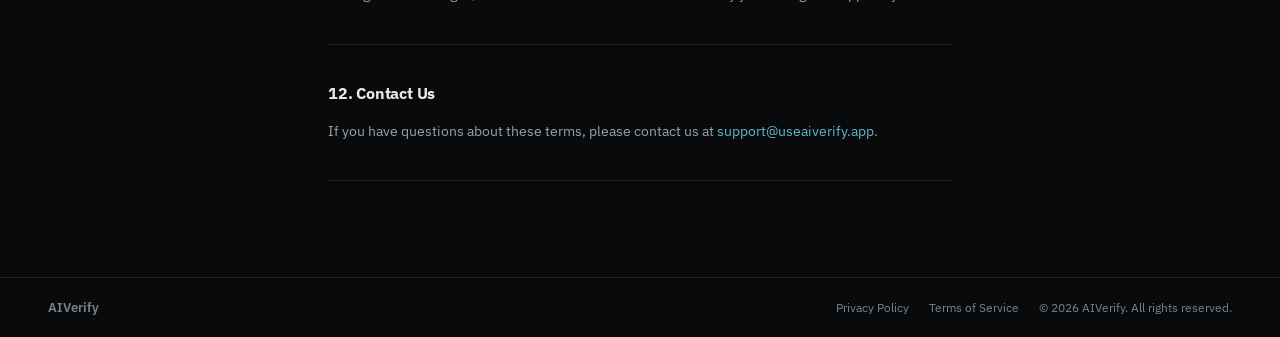
<file: terms.html>
<!DOCTYPE html>
<html lang="en">
<head>
  <meta charset="UTF-8">
  <meta name="viewport" content="width=device-width, initial-scale=1.0">
  <title>AIVerify &middot; Terms of Service</title>
  <meta name="description" content="Terms of Service for AIVerify, the AI content detection app for Windows.">
  <link rel="icon" type="image/svg+xml" href="logo.svg">
  <link rel="icon" type="image/png" sizes="256x256" href="logo.png">
  <link rel="apple-touch-icon" href="logo.png">
  <link rel="preconnect" href="https://fonts.googleapis.com">
  <link rel="preconnect" href="https://fonts.gstatic.com" crossorigin>
  <link href="https://fonts.googleapis.com/css2?family=IBM+Plex+Mono:wght@400;500;600&family=IBM+Plex+Sans+Condensed:wght@600;700&family=IBM+Plex+Sans:wght@400;500;600;700&display=swap" rel="stylesheet">
  <link rel="stylesheet" href="theme.css">
  <style>
    *, *::before, *::after { margin: 0; padding: 0; box-sizing: border-box; }

    :root {
      --font:    'IBM Plex Sans', -apple-system, BlinkMacSystemFont, sans-serif;
      --display: 'IBM Plex Sans Condensed', 'IBM Plex Sans', sans-serif;
      --mono:    'IBM Plex Mono', ui-monospace, 'Cascadia Code', monospace;
    }

    html { scroll-behavior: smooth; }

    body {
      font-family: var(--font);
      background: var(--bg);
      color: var(--text);
      line-height: 1.5;
      -webkit-font-smoothing: antialiased;
    }

    nav {
      position: sticky;
      top: 0;
      z-index: 100;
      display: flex;
      align-items: center;
      justify-content: space-between;
      padding: 0 48px;
      height: 56px;
      border-bottom: 1px solid var(--border);
      background: var(--nav-backdrop);
      backdrop-filter: blur(16px);
      -webkit-backdrop-filter: blur(16px);
    }

    .logo { display: flex; align-items: center; gap: 8px; text-decoration: none; }
    .logo img { height: 24px; width: auto; }
    .logo span { font-family: var(--display); font-size: 1.05rem; font-weight: 700; letter-spacing: -0.3px; color: var(--text); }

    .nav-toggle { display: none; }
    .nav-burger { display: none; }
    .nav-actions { display: flex; align-items: center; gap: 16px; }

    .nav-links { display: flex; align-items: center; gap: 28px; }
    .nav-links a { font-size: 0.82rem; color: var(--text-muted); text-decoration: none; transition: color 0.12s; }
    .nav-links a:hover { color: var(--text); }

    .btn {
      display: inline-flex; align-items: center; gap: 7px;
      text-decoration: none; padding: 7px 18px; border-radius: 4px;
      font-size: 0.82rem; font-weight: 600; transition: opacity 0.12s; white-space: nowrap;
    }
    .btn-primary { background: var(--accent); color: var(--on-accent); }
    .btn-primary:hover { background: var(--accent-hover); }

    .page-header {
      padding: 72px 48px 52px;
      max-width: 720px;
      margin: 0 auto;
    }

    .section-label {
      font-family: var(--mono);
      font-size: 0.7rem;
      color: var(--accent);
      text-transform: uppercase;
      letter-spacing: 0.5px;
      margin-bottom: 20px;
    }
    .section-label::before { content: '['; margin-right: 6px; opacity: .55; }
    .section-label::after  { content: ']'; margin-left: 6px; opacity: .55; }

    .page-header h1 {
      font-family: var(--display);
      font-size: clamp(2rem, 4vw, 2.6rem);
      font-weight: 700;
      letter-spacing: -0.5px;
      color: var(--text);
      margin-bottom: 14px;
    }

    .page-header .meta {
      font-size: 0.82rem;
      color: var(--text-muted);
    }

    .content {
      max-width: 720px;
      margin: 0 auto;
      padding: 0 48px 96px;
    }

    .content section {
      border-top: 1px solid var(--border);
      padding: 36px 0;
    }

    .content section:last-child {
      border-bottom: 1px solid var(--border);
    }

    .content h2 {
      font-size: 1rem;
      font-weight: 700;
      color: var(--text);
      margin-bottom: 14px;
      letter-spacing: -0.2px;
    }

    .content p {
      font-size: 0.88rem;
      color: var(--text-muted);
      line-height: 1.8;
      margin-bottom: 12px;
    }

    .content p:last-child { margin-bottom: 0; }

    .content ul {
      list-style: none;
      margin: 12px 0;
    }

    .content ul li {
      font-size: 0.88rem;
      color: var(--text-muted);
      line-height: 1.8;
      padding-left: 18px;
      position: relative;
      margin-bottom: 6px;
    }

    .content ul li::before {
      content: '\203A';
      position: absolute;
      left: 0;
      color: var(--accent);
      opacity: 0.7;
    }

    .highlight {
      background: var(--accent-tint);
      border-left: 2px solid var(--accent);
      border-radius: 0 4px 4px 0;
      padding: 14px 18px;
      margin: 16px 0;
      font-size: 0.85rem;
      color: var(--text);
      line-height: 1.75;
    }

    a { color: var(--accent); text-decoration: none; }
    a:hover { text-decoration: underline; }

    footer {
      border-top: 1px solid var(--border);
      display: flex;
      align-items: center;
      justify-content: space-between;
      padding: 20px 48px;
    }

    .footer-left { font-size: 0.8rem; font-weight: 600; color: var(--text-faint); }

    .footer-right {
      display: flex;
      align-items: center;
      gap: 20px;
      font-size: 0.75rem;
      color: var(--text-faint);
    }

    .footer-right a { color: var(--text-faint); text-decoration: none; }
    .footer-right a:hover { color: var(--text-muted); }

    @media (max-width: 680px) {
      nav { padding: 0 20px; }

      .nav-burger {
        display: flex;
        flex-direction: column;
        justify-content: center;
        gap: 5px;
        width: 28px;
        height: 28px;
        cursor: pointer;
      }
      .nav-burger span { display: block; width: 18px; height: 1.5px; background: var(--text); }

      .nav-links {
        position: fixed;
        top: 56px; left: 0; right: 0;
        flex-direction: column;
        align-items: stretch;
        gap: 0;
        max-height: 0;
        overflow: hidden;
        background: var(--bg);
        border-bottom: 1px solid var(--border);
        transition: max-height 0.22s ease;
      }
      .nav-toggle:checked ~ .nav-links { max-height: 260px; }
      .nav-links a { padding: 14px 20px; border-bottom: 1px solid var(--border); }

      .page-header, .content { padding-left: 20px; padding-right: 20px; }
      footer { padding: 20px; flex-direction: column; gap: 10px; text-align: center; }
      .footer-right { flex-direction: column; gap: 6px; }
    }
  </style>
</head>
<body>

<nav>
  <a href="index.html" class="logo"><img src="logo-mark-cyan.svg" alt="AIVerify"><span>AIVerify</span></a>
  <input type="checkbox" id="nav-toggle" class="nav-toggle">
  <div class="nav-links">
    <a href="index.html">Home</a>
    <a href="product.html">Product</a>
    <a href="accuracy.html">Accuracy</a>
    <a href="pricing.html">Pricing</a>
  </div>
  <div class="nav-actions">
    <a href="https://github.com/AIVerify1/aiverify-releases/releases/download/v1.0.5/AIVerify_Setup_1.0.5.exe" class="btn btn-primary">Download</a>
    <label for="nav-toggle" class="nav-burger" aria-label="Menu"><span></span><span></span><span></span></label>
  </div>
</nav>

<div class="page-header">
  <div class="section-label">Legal</div>
  <h1>Terms of Service</h1>
  <p class="meta">Last updated: May 2025</p>
</div>

<div class="content">

  <section>
    <h2>1. Acceptance of Terms</h2>
    <p>By downloading, installing, or using AIVerify ("the app", "the service"), you agree to be bound by these Terms of Service. If you do not agree, do not use the app.</p>
    <p>You must be at least 13 years old to create an account and use AIVerify.</p>
  </section>

  <section>
    <h2>2. The Service</h2>
    <p>AIVerify is a Windows desktop application that analyzes images, text, and video to detect AI-generated, manipulated, or fake content. It returns a confidence score and breakdown of the signals detected.</p>
    <p>The app requires an active internet connection to perform scans. Analysis is processed on our servers. We make no guarantees of continuous availability or uptime, and the service is provided as-is.</p>
  </section>

  <section>
    <h2>3. Account Registration</h2>
    <p>You must create an account to use AIVerify. You are responsible for keeping your login credentials secure. You agree not to share your account with others or allow unauthorized access.</p>
    <p>We reserve the right to suspend or terminate accounts that violate these terms.</p>
  </section>

  <section>
    <h2>4. Free Allowance and Subscription</h2>
    <p>New accounts receive a one-time free allowance of 5 image, 1 video, and 2 text analyses. The free allowance has no time limit and does not renew.</p>
    <p>Once the free allowance is used, continued use requires a Pro subscription at $8/month. Pro includes up to 100 image, 50 video, and 150 text analyses per month (limits reset monthly) and access to all features, including folder batch scanning.</p>
  </section>

  <section>
    <h2>5. Payments and Cancellation</h2>
    <p>Payments are processed securely through Stripe. By subscribing, you authorize recurring monthly charges to your payment method.</p>
    <p>You may cancel your subscription at any time from within the app (Profile &rarr; Cancel Subscription). You will retain access until the end of the current billing period. No partial refunds are issued for unused time.</p>
    <p>We reserve the right to change pricing with reasonable advance notice. Price changes will not affect your current billing period.</p>
  </section>

  <section>
    <h2>6. Acceptable Use</h2>
    <p>You agree to use AIVerify only for lawful purposes. You must not:</p>
    <ul>
      <li>Use the app to violate any applicable laws or regulations</li>
      <li>Attempt to reverse engineer, decompile, or disassemble the app</li>
      <li>Resell, sublicense, or redistribute the app or its output commercially without permission</li>
      <li>Attempt to circumvent scan limits, account restrictions, or authentication</li>
      <li>Use automated scripts or bots to interact with the service</li>
      <li>Abuse the service in a way that degrades performance for other users</li>
    </ul>
    <p>Accounts found to be in violation may be suspended or permanently terminated without notice or refund.</p>
  </section>

  <section>
    <h2>7. Accuracy Disclaimer</h2>
    <div class="highlight">
      AIVerify provides detection results as confidence scores, not definitive verdicts. The app uses multiple detection methods including AI vision analysis, metadata inspection, and error level analysis. No detection method is 100% accurate.
    </div>
    <p>Results should not be used as sole evidence in legal, professional, journalistic, or regulatory contexts without independent verification. We are not liable for decisions made based on the app's output.</p>
  </section>

  <section>
    <h2>8. Intellectual Property</h2>
    <p>AIVerify, including its software, design, and underlying technology, is owned by AIVerify and protected by applicable intellectual property laws. These terms do not grant you any ownership rights.</p>
    <p>You retain ownership of any content you submit for analysis. By submitting content, you grant us a limited right to process it for the purpose of providing the service. We do not store your scanned content after analysis is complete.</p>
  </section>

  <section>
    <h2>9. Termination</h2>
    <p>You may stop using AIVerify and delete your account at any time. We reserve the right to suspend or terminate your access at our discretion if you violate these terms or abuse the service.</p>
    <p>Upon termination, your right to use the app ends immediately. Subscription fees already charged are non-refundable except where required by law.</p>
  </section>

  <section>
    <h2>10. Limitation of Liability</h2>
    <p>To the fullest extent permitted by law, AIVerify and its creators are not liable for any indirect, incidental, special, or consequential damages arising from your use of or inability to use the service, including but not limited to data loss, business interruption, or decisions made based on scan results.</p>
    <p>Our total liability to you for any claim arising from these terms or your use of the service shall not exceed the amount you paid us in the 30 days preceding the claim.</p>
  </section>

  <section>
    <h2>11. Changes to Terms</h2>
    <p>We may update these Terms of Service from time to time. When we do, we'll update the date at the top of this page. Continued use of AIVerify after changes are posted constitutes your acceptance of the revised terms.</p>
    <p>For significant changes, we will make reasonable efforts to notify you through the app or by email.</p>
  </section>

  <section>
    <h2>12. Contact Us</h2>
    <p>If you have questions about these terms, please contact us at <a href="mailto:support@useaiverify.app">support@useaiverify.app</a>.</p>
  </section>

</div>

<footer>
  <span class="footer-left">AIVerify</span>
  <div class="footer-right">
    <a href="privacy.html">Privacy Policy</a>
    <a href="terms.html">Terms of Service</a>
    <span>&copy; 2026 AIVerify. All rights reserved.</span>
  </div>
</footer>

</body>
</html>
</file>
<file: theme.css>
/* AIVerify color system. Canonical spec lives in CLAUDE.md. */
:root {
  --bg: #090a0c;
  --surface: #0f1114;
  --border: #1f2328;
  --border-strong: #2b3138;
  --text: #e6eaec;
  --text-muted: #98a2a8;
  --text-faint: #79838b;      /* smallest readable text */
  --text-disabled: #4a525a;   /* disabled states and decoration only, never content */
  --accent: #5fb9c9;
  --accent-hover: #79c6d4;
  --accent-tint: rgba(95, 185, 201, 0.12);
  --accent-border: rgba(95, 185, 201, 0.3);
  --on-accent: #0a2127;
  --verdict-ai: #cf5a68;
  --verdict-uncertain: #e08a3c;
  --verdict-human: #6aae7c;

  /* Derived: verdict badge fills (12%) and borders (35%) */
  --verdict-ai-tint: rgba(207, 90, 104, 0.12);
  --verdict-ai-border: rgba(207, 90, 104, 0.35);
  --verdict-uncertain-tint: rgba(224, 138, 60, 0.12);
  --verdict-uncertain-border: rgba(224, 138, 60, 0.35);
  --verdict-human-tint: rgba(106, 174, 124, 0.12);
  --verdict-human-border: rgba(106, 174, 124, 0.35);

  /* Chrome and depth */
  --nav-backdrop: rgba(9, 10, 12, 0.9);
  --shadow-lg: 0 32px 80px rgba(0, 0, 0, 0.6);
  --shadow-md: 0 24px 60px rgba(0, 0, 0, 0.5);
  --chrome-close: #ff5f56;
  --chrome-minimize: #ffbd2e;
  --chrome-zoom: #27c93f;
}

/* Verdict badge: always icon + word, never color alone.
   <span class="verdict ai"><svg class="verdict-icon" viewBox="0 0 24 24">...</svg>AI-generated</span> */
.verdict {
  display: inline-flex;
  align-items: center;
  gap: 6px;
  padding: 4px 10px;
  border-radius: 4px;
  border: 1px solid;
  font-size: 0.78rem;
  font-weight: 700;
  letter-spacing: 0.3px;
}
.verdict-icon {
  width: 12px; height: 12px; flex-shrink: 0;
  stroke: currentColor; fill: none; stroke-width: 3;
  stroke-linecap: round; stroke-linejoin: round;
}
.verdict.ai        { color: var(--verdict-ai);        background: var(--verdict-ai-tint);        border-color: var(--verdict-ai-border); }
.verdict.uncertain { color: var(--verdict-uncertain); background: var(--verdict-uncertain-tint); border-color: var(--verdict-uncertain-border); }
.verdict.human     { color: var(--verdict-human);     background: var(--verdict-human-tint);     border-color: var(--verdict-human-border); }
</file>
